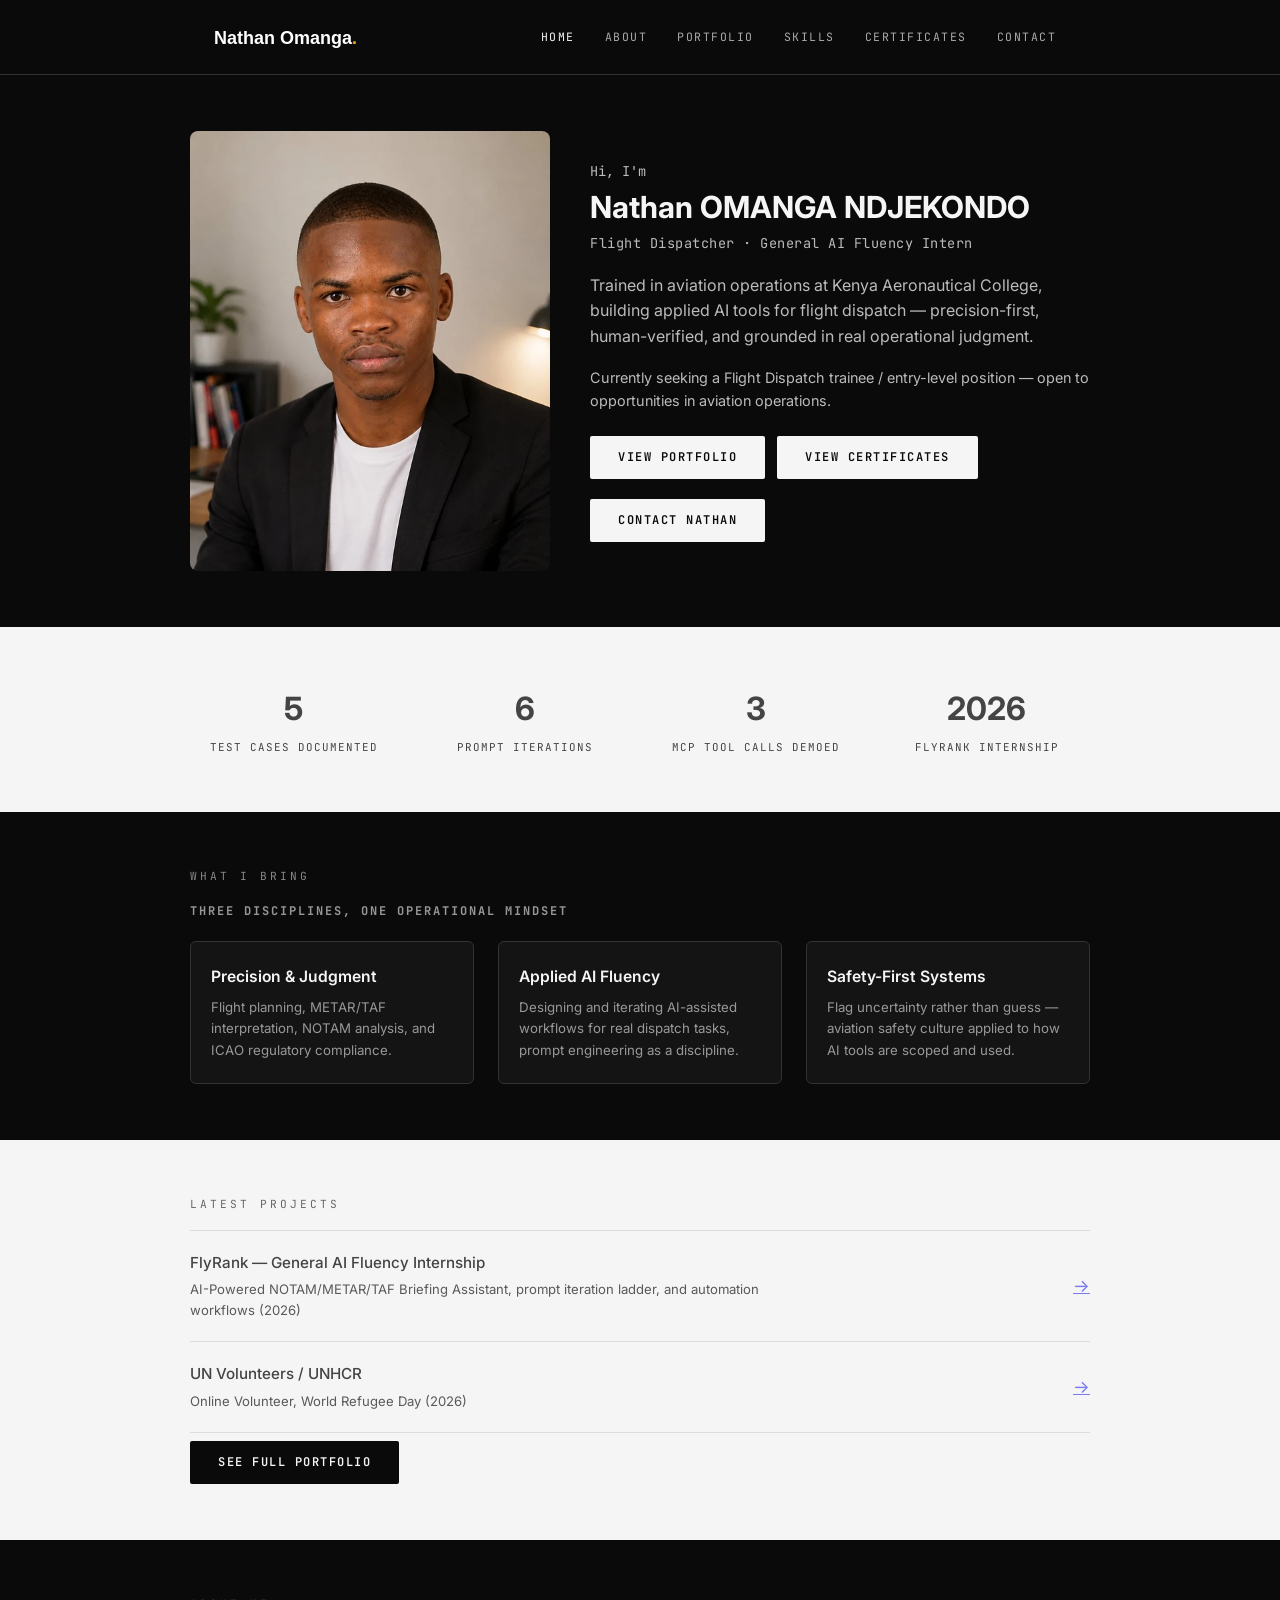
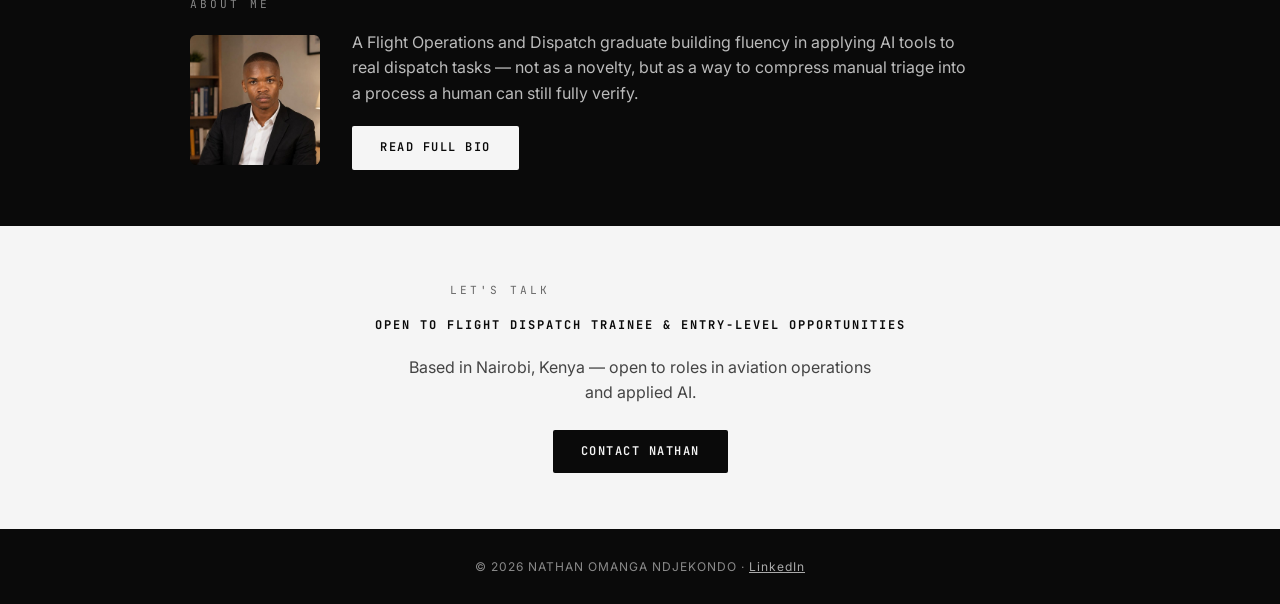
<file: index.html>
<!DOCTYPE html>
<html lang="en">
<head>
<meta charset="UTF-8">
<meta name="viewport" content="width=device-width, initial-scale=1.0">
<meta name="theme-color" content="#0a0a0a">
<meta name="apple-mobile-web-app-status-bar-style" content="black-translucent">
<title>Nathan Omanga Ndjekondo — Flight Dispatch × AI Fluency</title>
<meta name="description" content="Nathan Omanga Ndjekondo — Flight Dispatch graduate and General AI Fluency intern at FlyRank, building applied AI tools for aviation operations including a NOTAM/METAR/TAF briefing assistant.">
<meta property="og:title" content="Nathan Omanga Ndjekondo — Flight Dispatch × AI Fluency">
<meta property="og:description" content="Flight Dispatch graduate and General AI Fluency intern at FlyRank, building applied AI tools for aviation operations.">
<meta property="og:type" content="website">
<meta property="og:image" content="https://nathanomanga.co.ke/og-image.jpg">
<meta name="twitter:card" content="summary_large_image">
<meta name="twitter:title" content="Nathan Omanga Ndjekondo — Flight Dispatch × AI Fluency">
<meta name="twitter:description" content="Flight Dispatch graduate and General AI Fluency intern at FlyRank, building applied AI tools for aviation operations.">
<meta name="twitter:image" content="https://nathanomanga.co.ke/og-image.jpg">
<link rel="preconnect" href="https://fonts.googleapis.com">
<link rel="preconnect" href="https://fonts.gstatic.com" crossorigin>
<link rel="preload" as="style" href="https://fonts.googleapis.com/css2?family=JetBrains+Mono:wght@400;600&family=Inter:wght@400;500;600;700&display=swap" onload="this.onload=null;this.rel='stylesheet'">
<noscript><link rel="stylesheet" href="https://fonts.googleapis.com/css2?family=JetBrains+Mono:wght@400;600&family=Inter:wght@400;500;600;700&display=swap"></noscript>
<link rel="stylesheet" href="style.css">
<link rel="stylesheet" href="home.css">
<link rel="icon" href="favicon.ico" sizes="32x32">
<link rel="icon" type="image/svg+xml" href="favicon-n.svg">
<link rel="apple-touch-icon" href="apple-touch-icon.png">
</head>
<body>
<header>
  <div class="nav-wrap">
    <a class="logo-wrap" href="index.html"><img src="logo-nathan-blanc.svg" alt="Nathan Omanga" height="30"></a>
    <button class="nav-toggle" id="navToggle" aria-label="Toggle menu" aria-expanded="false">
      <span></span><span></span><span></span>
    </button>
    <nav id="siteNav">
      <a href="index.html" class="active">Home</a>
      <a href="about.html">About</a>
      <a href="portfolio.html">Portfolio</a>
      <a href="skills.html">Skills</a>
      <a href="certificates.html">Certificates</a>
      <a href="contact.html">Contact</a>
    </nav>
  </div>
</header>
<main>

  <!-- HERO -->
  <section class="section-dark">
    <div class="inner">
      <div class="hero-flex">
        <picture>
          <source type="image/webp" srcset="nathan-headshot-540.webp 540w, nathan-headshot-800.webp 800w" sizes="(max-width: 640px) 260px, 360px">
          <img src="nathan-headshot.jpg" alt="Nathan Omanga Ndjekondo" width="360" height="440" fetchpriority="high" decoding="async">
        </picture>
        <div class="hero-flex-text">
          <p class="hero-greeting">Hi, I'm</p>
          <h1 class="hero-name">Nathan OMANGA NDJEKONDO</h1>
          <p class="hero-role">Flight Dispatcher &middot; General AI Fluency Intern</p>
          <p>Trained in aviation operations at Kenya Aeronautical College, building applied AI tools for flight dispatch — precision-first, human-verified, and grounded in real operational judgment.</p>
          <p class="hero-seeking">Currently seeking a Flight Dispatch trainee / entry-level position — open to opportunities in aviation operations.</p>
          <div class="cta-row">
            <a class="cta" href="portfolio.html">View Portfolio</a>
            <a class="cta" href="certificates.html">View Certificates</a>
            <a class="cta" href="contact.html">Contact Nathan</a>
          </div>
        </div>
      </div>
    </div>
  </section>

  <!-- STATS -->
  <section class="section-light">
    <div class="inner">
      <div class="stat-grid">
        <div>
          <p class="stat-num" data-count="5">5</p>
          <p class="stat-label">Test Cases Documented</p>
        </div>
        <div>
          <p class="stat-num" data-count="6">6</p>
          <p class="stat-label">Prompt Iterations</p>
        </div>
        <div>
          <p class="stat-num" data-count="3">3</p>
          <p class="stat-label">MCP Tool Calls Demoed</p>
        </div>
        <div>
          <p class="stat-num">2026</p>
          <p class="stat-label">FlyRank Internship</p>
        </div>
      </div>
    </div>
  </section>

  <!-- WHAT I BRING -->
  <section class="section-dark">
    <div class="inner">
      <p class="eyebrow">What I Bring</p>
      <h2 class="section-title-first">Three disciplines, one operational mindset</h2>
      <div class="pillar-grid">
        <div class="pillar-card">
          <h3 class="pillar-title">Precision &amp; Judgment</h3>
          <p class="pillar-desc">Flight planning, METAR/TAF interpretation, NOTAM analysis, and ICAO regulatory compliance.</p>
        </div>
        <div class="pillar-card">
          <h3 class="pillar-title">Applied AI Fluency</h3>
          <p class="pillar-desc">Designing and iterating AI-assisted workflows for real dispatch tasks, prompt engineering as a discipline.</p>
        </div>
        <div class="pillar-card">
          <h3 class="pillar-title">Safety-First Systems</h3>
          <p class="pillar-desc">Flag uncertainty rather than guess — aviation safety culture applied to how AI tools are scoped and used.</p>
        </div>
      </div>
    </div>
  </section>

  <!-- LATEST PROJECTS -->
  <section class="section-light">
    <div class="inner">
      <p class="eyebrow">Latest Projects</p>
      <div class="row">
        <div>
          <p class="row-title">FlyRank — General AI Fluency Internship</p>
          <p class="row-sub">AI-Powered NOTAM/METAR/TAF Briefing Assistant, prompt iteration ladder, and automation workflows (2026)</p>
        </div>
        <a href="portfolio.html" class="row-arrow">&#8594;</a>
      </div>
      <div class="row">
        <div>
          <p class="row-title">UN Volunteers / UNHCR</p>
          <p class="row-sub">Online Volunteer, World Refugee Day (2026)</p>
        </div>
        <a href="portfolio.html" class="row-arrow">&#8594;</a>
      </div>
      <a class="cta" href="portfolio.html">See Full Portfolio</a>
    </div>
  </section>

  <!-- ABOUT TEASER -->
  <section class="section-dark">
    <div class="inner">
      <p class="eyebrow">About Me</p>
      <div class="about-teaser">
        <img src="nathan-about-photo.jpg" alt="Nathan Omanga Ndjekondo" width="130" height="130" loading="lazy" decoding="async">
        <div class="about-teaser-text">
          <p class="about-text-p">A Flight Operations and Dispatch graduate building fluency in applying AI tools to real dispatch tasks — not as a novelty, but as a way to compress manual triage into a process a human can still fully verify.</p>
          <a class="cta" href="about.html">Read Full Bio</a>
        </div>
      </div>
    </div>
  </section>

  <!-- FINAL CTA -->
  <section class="section-light">
    <div class="inner center-block">
      <p class="eyebrow eyebrow-center">Let's Talk</p>
      <h2 class="cta-title">Open to Flight Dispatch trainee &amp; entry-level opportunities</h2>
      <p class="cta-sub">Based in Nairobi, Kenya — open to roles in aviation operations and applied AI.</p>
      <a class="cta" href="contact.html">Contact Nathan</a>
    </div>
  </section>

</main>
<footer>&copy; 2026 NATHAN OMANGA NDJEKONDO &middot; <a href="https://www.linkedin.com/in/nathan-omanga/" target="_blank" rel="noopener">LinkedIn</a></footer>
<script src="nav.js" defer></script>
<script src="reveal.js" defer></script>
<script src="main.js" defer></script>
</body>
</html>
</file>
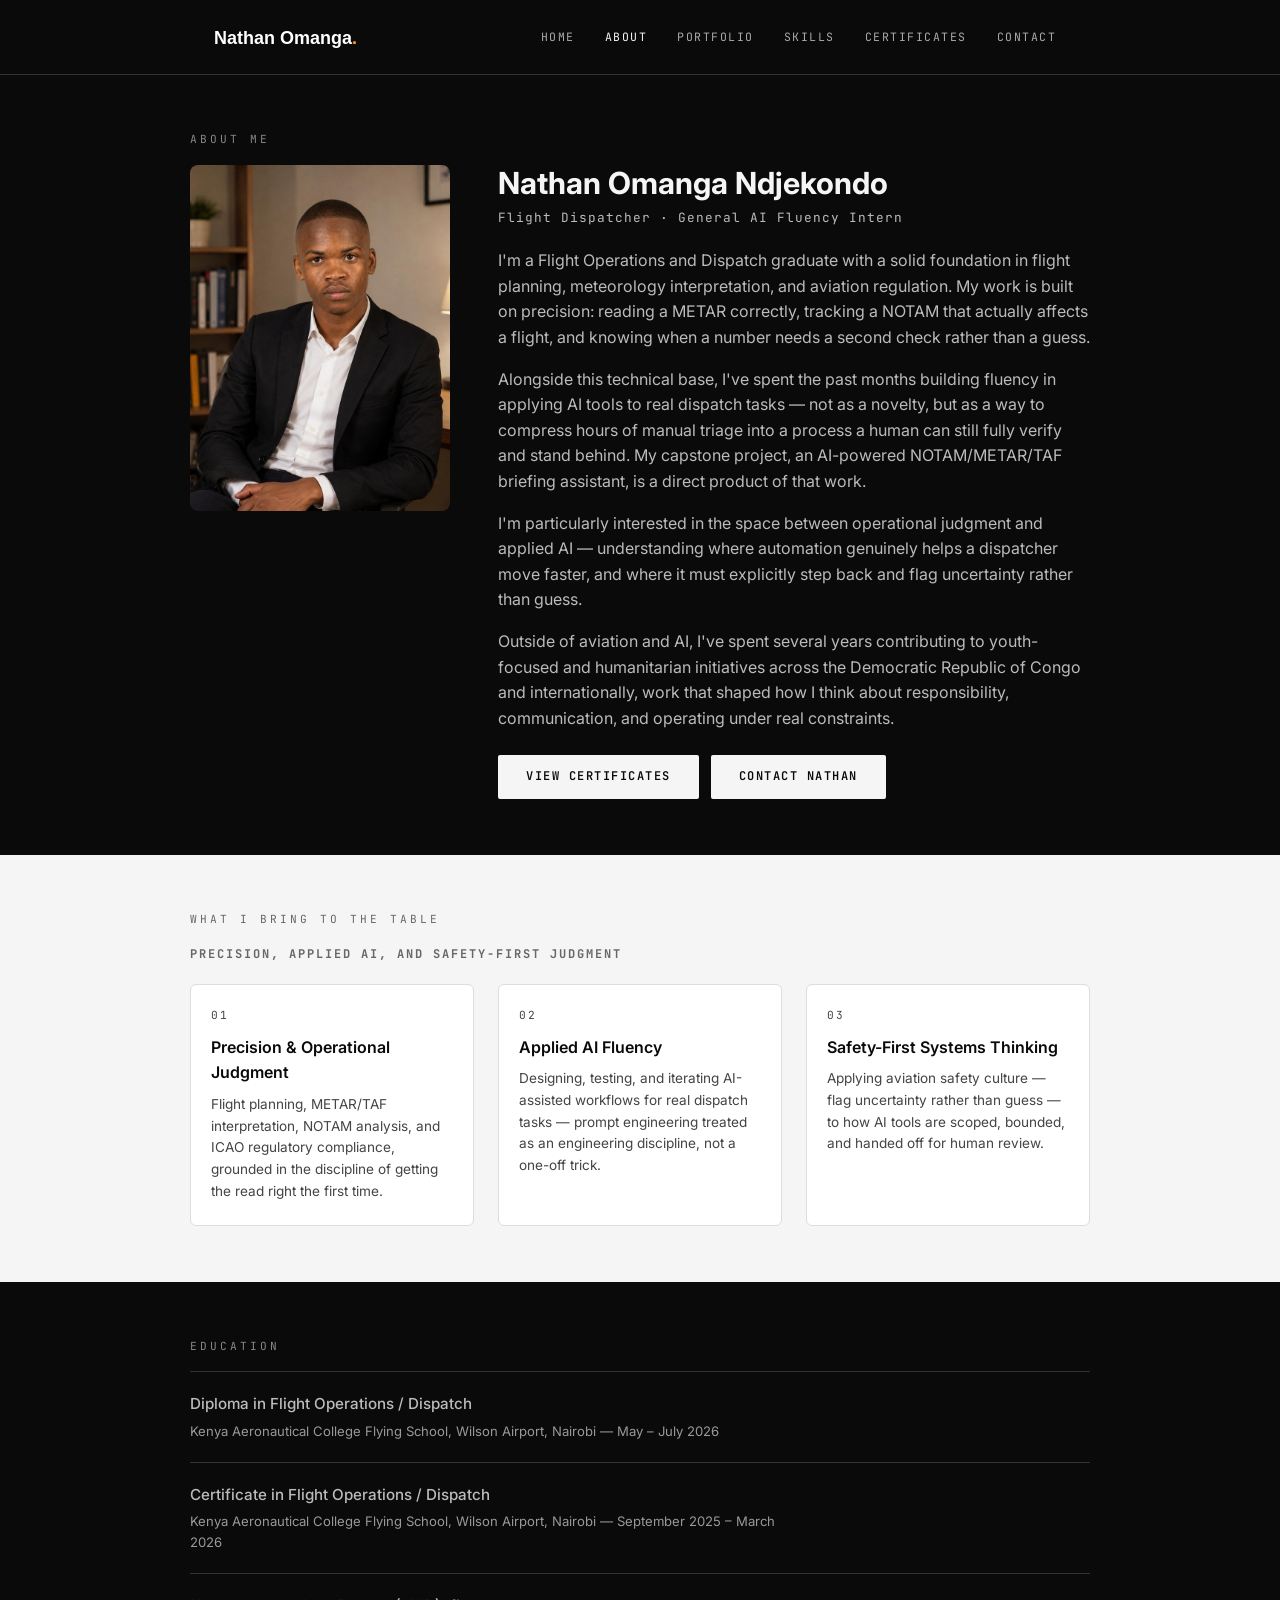
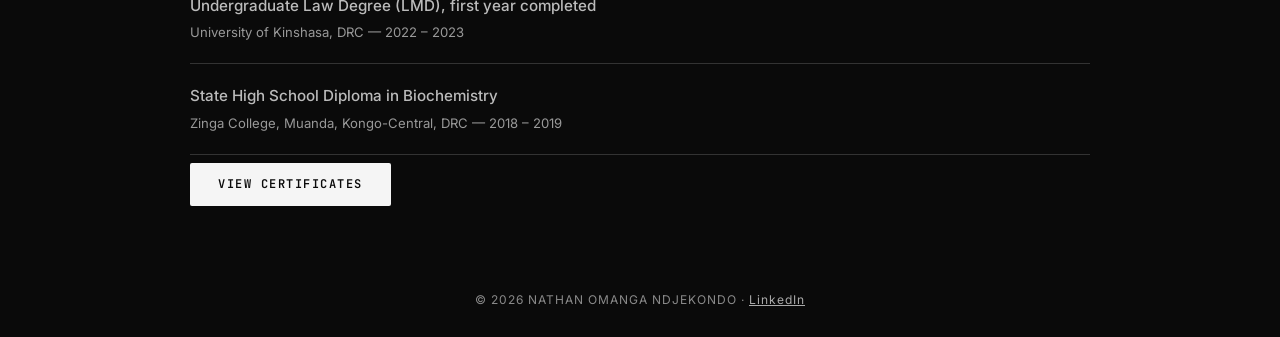
<file: about.html>
<!DOCTYPE html>
<html lang="en">
<head>
<meta charset="UTF-8">
<meta name="viewport" content="width=device-width, initial-scale=1.0">
<meta name="theme-color" content="#0a0a0a">
<meta name="apple-mobile-web-app-status-bar-style" content="black-translucent">
<title>About — Nathan Omanga Ndjekondo</title>
<meta name="description" content="About Nathan Omanga Ndjekondo — Flight Operations and Dispatch graduate from Kenya Aeronautical College, building precision and analytical judgment for operational decision-making.">
<meta property="og:title" content="About — Nathan Omanga Ndjekondo">
<meta property="og:description" content="Flight Operations and Dispatch graduate from Kenya Aeronautical College.">
<meta property="og:type" content="website">
<meta name="twitter:card" content="summary">
<link rel="preconnect" href="https://fonts.googleapis.com">
<link rel="preconnect" href="https://fonts.gstatic.com" crossorigin>
<link rel="preload" as="style" href="https://fonts.googleapis.com/css2?family=JetBrains+Mono:wght@400;600&family=Inter:wght@400;500;600;700&display=swap" onload="this.onload=null;this.rel='stylesheet'">
<noscript><link rel="stylesheet" href="https://fonts.googleapis.com/css2?family=JetBrains+Mono:wght@400;600&family=Inter:wght@400;500;600;700&display=swap"></noscript>
<link rel="stylesheet" href="style.css">
<link rel="stylesheet" href="about.css">
<link rel="icon" href="favicon.ico" sizes="32x32">
<link rel="icon" type="image/svg+xml" href="favicon-n.svg">
<link rel="apple-touch-icon" href="apple-touch-icon.png">
</head>
<body>
<header>
  <div class="nav-wrap">
    <a class="logo-wrap" href="index.html"><img src="logo-nathan-blanc.svg" alt="Nathan Omanga" height="30"></a>
    <button class="nav-toggle" id="navToggle" aria-label="Toggle menu" aria-expanded="false">
      <span></span><span></span><span></span>
    </button>
    <nav id="siteNav">
      <a href="index.html">Home</a>
      <a href="about.html" class="active">About</a>
      <a href="portfolio.html">Portfolio</a>
      <a href="skills.html">Skills</a>
      <a href="certificates.html">Certificates</a>
      <a href="contact.html">Contact</a>
    </nav>
  </div>
</header>
<main>
  <section class="section-dark">
    <div class="inner">
      <p class="eyebrow">About me</p>
      <div class="about-hero">
        <div class="about-photo">
          <img src="nathan-about-photo.jpg" alt="Nathan Omanga Ndjekondo">
        </div>
        <div class="about-text">
          <h1 class="about-name">Nathan Omanga Ndjekondo</h1>
          <p class="about-role">Flight Dispatcher &middot; General AI Fluency Intern</p>
          <p>I'm a Flight Operations and Dispatch graduate with a solid foundation in flight planning, meteorology interpretation, and aviation regulation. My work is built on precision: reading a METAR correctly, tracking a NOTAM that actually affects a flight, and knowing when a number needs a second check rather than a guess.</p>
          <p>Alongside this technical base, I've spent the past months building fluency in applying AI tools to real dispatch tasks — not as a novelty, but as a way to compress hours of manual triage into a process a human can still fully verify and stand behind. My capstone project, an AI-powered NOTAM/METAR/TAF briefing assistant, is a direct product of that work.</p>
          <p class="bio-extra">I'm particularly interested in the space between operational judgment and applied AI — understanding where automation genuinely helps a dispatcher move faster, and where it must explicitly step back and flag uncertainty rather than guess.</p>
          <p class="bio-extra">Outside of aviation and AI, I've spent several years contributing to youth-focused and humanitarian initiatives across the Democratic Republic of Congo and internationally, work that shaped how I think about responsibility, communication, and operating under real constraints.</p>
          <div class="about-cta-row">
            <a class="cta" href="certificates.html">View Certificates</a>
            <a class="cta" href="contact.html">Contact Nathan</a>
          </div>
        </div>
      </div>
    </div>
  </section>

  <section class="section-light">
    <div class="inner">
      <p class="eyebrow">What I bring to the table</p>
      <h2 class="section-title-first">Precision, applied AI, and safety-first judgment</h2>
      <div class="pillar-grid">
        <div class="pillar-card">
          <p class="pillar-num">01</p>
          <h3 class="pillar-title">Precision &amp; Operational Judgment</h3>
          <p class="pillar-desc">Flight planning, METAR/TAF interpretation, NOTAM analysis, and ICAO regulatory compliance, grounded in the discipline of getting the read right the first time.</p>
        </div>
        <div class="pillar-card">
          <p class="pillar-num">02</p>
          <h3 class="pillar-title">Applied AI Fluency</h3>
          <p class="pillar-desc">Designing, testing, and iterating AI-assisted workflows for real dispatch tasks — prompt engineering treated as an engineering discipline, not a one-off trick.</p>
        </div>
        <div class="pillar-card">
          <p class="pillar-num">03</p>
          <h3 class="pillar-title">Safety-First Systems Thinking</h3>
          <p class="pillar-desc">Applying aviation safety culture — flag uncertainty rather than guess — to how AI tools are scoped, bounded, and handed off for human review.</p>
        </div>
      </div>
    </div>
  </section>

  <section class="section-dark">
    <div class="inner">
      <p class="eyebrow">Education</p>
      <div class="row">
        <div>
          <p class="row-title">Diploma in Flight Operations / Dispatch</p>
          <p class="row-sub">Kenya Aeronautical College Flying School, Wilson Airport, Nairobi — May – July 2026</p>
        </div>
      </div>
      <div class="row">
        <div>
          <p class="row-title">Certificate in Flight Operations / Dispatch</p>
          <p class="row-sub">Kenya Aeronautical College Flying School, Wilson Airport, Nairobi — September 2025 – March 2026</p>
        </div>
      </div>
      <div class="row">
        <div>
          <p class="row-title">Undergraduate Law Degree (LMD), first year completed</p>
          <p class="row-sub">University of Kinshasa, DRC — 2022 – 2023</p>
        </div>
      </div>
      <div class="row">
        <div>
          <p class="row-title">State High School Diploma in Biochemistry</p>
          <p class="row-sub">Zinga College, Muanda, Kongo-Central, DRC — 2018 – 2019</p>
        </div>
      </div>
      <a class="cta" href="certificates.html">View Certificates</a>
    </div>
  </section>
</main>
<footer>&copy; 2026 NATHAN OMANGA NDJEKONDO &middot; <a href="https://www.linkedin.com/in/nathan-omanga/" target="_blank" rel="noopener">LinkedIn</a></footer>
<script src="nav.js" defer></script>
<script src="reveal.js" defer></script>
<script src="about.js" defer></script>
</body>
</html>
</file>
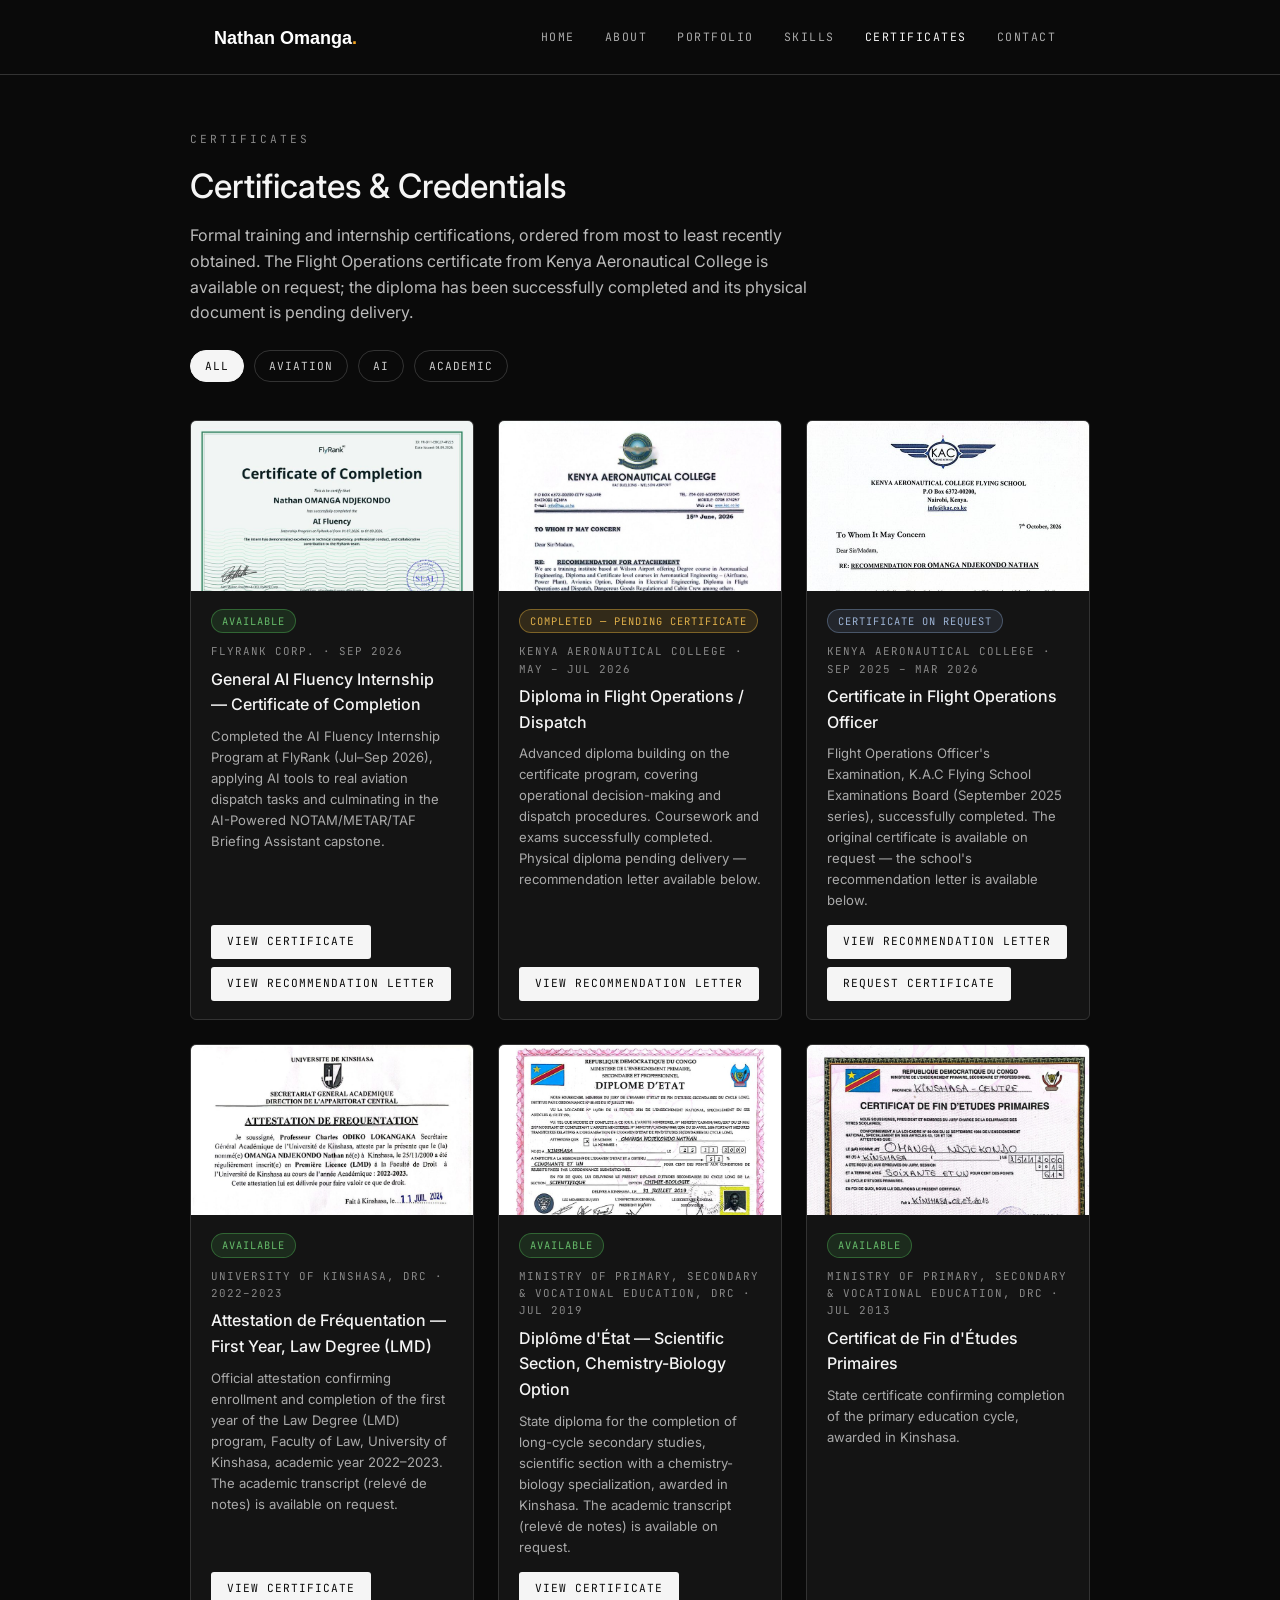
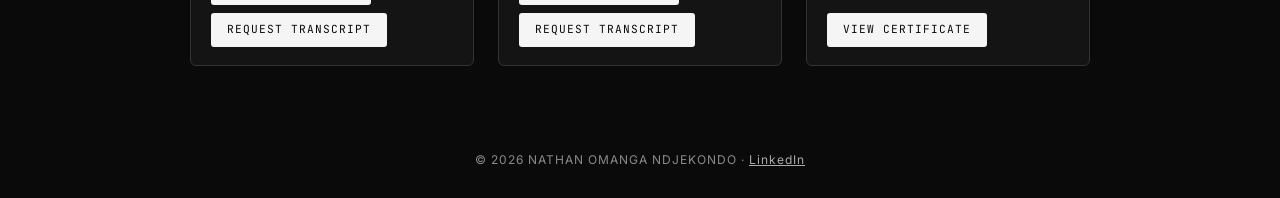
<file: certificates.html>
<!DOCTYPE html>
<html lang="en">
<head>
<meta charset="UTF-8">
<meta name="viewport" content="width=device-width, initial-scale=1.0">
<meta name="theme-color" content="#0a0a0a">
<meta name="apple-mobile-web-app-status-bar-style" content="black-translucent">
<title>Certificates — Nathan Omanga Ndjekondo</title>
<meta name="description" content="Certificates and credentials of Nathan Omanga Ndjekondo — Flight Operations/Dispatch training and General AI Fluency internship certification.">
<meta property="og:title" content="Certificates — Nathan Omanga Ndjekondo">
<meta property="og:description" content="Flight Operations/Dispatch training and General AI Fluency internship certification.">
<meta property="og:type" content="website">
<meta name="twitter:card" content="summary">
<link rel="preconnect" href="https://fonts.googleapis.com">
<link rel="preconnect" href="https://fonts.gstatic.com" crossorigin>
<link rel="preload" as="style" href="https://fonts.googleapis.com/css2?family=JetBrains+Mono:wght@400;600&family=Inter:wght@400;500;600;700&display=swap" onload="this.onload=null;this.rel='stylesheet'">
<noscript><link rel="stylesheet" href="https://fonts.googleapis.com/css2?family=JetBrains+Mono:wght@400;600&family=Inter:wght@400;500;600;700&display=swap"></noscript>
<link rel="stylesheet" href="style.css">
<link rel="stylesheet" href="certificates.css">
<link rel="icon" href="favicon.ico" sizes="32x32">
<link rel="icon" type="image/svg+xml" href="favicon-n.svg">
<link rel="apple-touch-icon" href="apple-touch-icon.png">
</head>
<body>
<header>
  <div class="nav-wrap">
    <a class="logo-wrap" href="index.html"><img src="logo-nathan-blanc.svg" alt="Nathan Omanga" height="30"></a>
    <button class="nav-toggle" id="navToggle" aria-label="Toggle menu" aria-expanded="false">
      <span></span><span></span><span></span>
    </button>
    <nav id="siteNav">
      <a href="index.html">Home</a>
      <a href="about.html">About</a>
      <a href="portfolio.html">Portfolio</a>
      <a href="skills.html">Skills</a>
      <a href="certificates.html" class="active">Certificates</a>
      <a href="contact.html">Contact</a>
    </nav>
  </div>
</header>
<main>
  <section class="section-dark">
    <div class="inner">
      <p class="eyebrow">Certificates</p>
      <h1>Certificates &amp; Credentials</h1>
      <p>Formal training and internship certifications, ordered from most to least recently obtained. The Flight Operations certificate from Kenya Aeronautical College is available on request; the diploma has been successfully completed and its physical document is pending delivery.</p>

      <div class="cert-grid">

        <div class="cert-card" data-category="ai">
          <a class="cert-thumb-link" href="certificate-flyrank.pdf" target="_blank" rel="noopener">
            <img class="cert-thumb-img" src="certificate-flyrank-thumb.jpg" alt="FlyRank AI Fluency Certificate of Completion" decoding="async">
          </a>
          <div class="cert-body">
            <span class="cert-status available">Available</span>
            <p class="cert-issuer">FlyRank Corp. &middot; Sep 2026</p>
            <h3 class="cert-title">General AI Fluency Internship — Certificate of Completion</h3>
            <p class="cert-desc">Completed the AI Fluency Internship Program at FlyRank (Jul&ndash;Sep 2026), applying AI tools to real aviation dispatch tasks and culminating in the AI-Powered NOTAM/METAR/TAF Briefing Assistant capstone.</p>
            <a class="cert-link" href="certificate-flyrank.pdf" target="_blank" rel="noopener">View Certificate</a>
            <a class="cert-link" href="flyrank-recommendation-letter.pdf" target="_blank" rel="noopener">View Recommendation Letter</a>
          </div>
        </div>

        <div class="cert-card" data-category="aviation">
          <a class="cert-thumb-link" href="recommendation-diploma.pdf" target="_blank" rel="noopener">
            <img class="cert-thumb-img" src="recommendation-diploma-thumb.jpg" alt="Recommendation letter — Diploma in Flight Operations / Dispatch" decoding="async">
          </a>
          <div class="cert-body">
            <span class="cert-status pending">Completed — Pending Certificate</span>
            <p class="cert-issuer">Kenya Aeronautical College &middot; May – Jul 2026</p>
            <h3 class="cert-title">Diploma in Flight Operations / Dispatch</h3>
            <p class="cert-desc">Advanced diploma building on the certificate program, covering operational decision-making and dispatch procedures. Coursework and exams successfully completed. Physical diploma pending delivery — recommendation letter available below.</p>
            <a class="cert-link" href="recommendation-diploma.pdf" target="_blank" rel="noopener">View Recommendation Letter</a>
          </div>
        </div>

        <div class="cert-card" data-category="aviation">
          <a class="cert-thumb-link" href="recommendation-certificate.pdf" target="_blank" rel="noopener">
            <img class="cert-thumb-img" src="recommendation-certificate-thumb.jpg" alt="Recommendation letter — Kenya Aeronautical College Flying School, Flight Operations Officers course" width="640" height="340" loading="lazy" decoding="async">
          </a>
          <div class="cert-body">
            <span class="cert-status request">Certificate on request</span>
            <p class="cert-issuer">Kenya Aeronautical College &middot; Sep 2025 – Mar 2026</p>
            <h3 class="cert-title">Certificate in Flight Operations Officer</h3>
            <p class="cert-desc">Flight Operations Officer's Examination, K.A.C Flying School Examinations Board (September 2025 series), successfully completed. The original certificate is available on request — the school's recommendation letter is available below.</p>
            <a class="cert-link" href="recommendation-certificate.pdf" target="_blank" rel="noopener">View Recommendation Letter</a>
            <a class="cert-link" href="contact.html">Request Certificate</a>
          </div>
        </div>

        <div class="cert-card" data-category="academic">
          <a class="cert-thumb-link" href="certificate-attestation.pdf" target="_blank" rel="noopener">
            <img class="cert-thumb-img" src="certificate-attestation-thumb.jpg" alt="Attestation de Fréquentation — Law Degree, University of Kinshasa" loading="lazy" decoding="async">
          </a>
          <div class="cert-body">
            <span class="cert-status available">Available</span>
            <p class="cert-issuer">University of Kinshasa, DRC &middot; 2022–2023</p>
            <h3 class="cert-title">Attestation de Fréquentation — First Year, Law Degree (LMD)</h3>
            <p class="cert-desc">Official attestation confirming enrollment and completion of the first year of the Law Degree (LMD) program, Faculty of Law, University of Kinshasa, academic year 2022–2023. The academic transcript (relevé de notes) is available on request.</p>
            <a class="cert-link" href="certificate-attestation.pdf" target="_blank" rel="noopener">View Certificate</a>
            <a class="cert-link" href="contact.html">Request Transcript</a>
          </div>
        </div>

        <div class="cert-card" data-category="academic">
          <a class="cert-thumb-link" href="certificate-diplome-etat.pdf" target="_blank" rel="noopener">
            <img class="cert-thumb-img" src="certificate-diplome-thumb.jpg" alt="Diplôme d'État — Section Scientifique, Option Chimie-Biologie" loading="lazy" decoding="async">
          </a>
          <div class="cert-body">
            <span class="cert-status available">Available</span>
            <p class="cert-issuer">Ministry of Primary, Secondary &amp; Vocational Education, DRC &middot; Jul 2019</p>
            <h3 class="cert-title">Diplôme d'État — Scientific Section, Chemistry-Biology Option</h3>
            <p class="cert-desc">State diploma for the completion of long-cycle secondary studies, scientific section with a chemistry-biology specialization, awarded in Kinshasa. The academic transcript (relevé de notes) is available on request.</p>
            <a class="cert-link" href="certificate-diplome-etat.pdf" target="_blank" rel="noopener">View Certificate</a>
            <a class="cert-link" href="contact.html">Request Transcript</a>
          </div>
        </div>

        <div class="cert-card" data-category="academic">
          <a class="cert-thumb-link" href="certificate-primaires.jpg" target="_blank" rel="noopener">
            <img class="cert-thumb-img" src="certificate-primaires-thumb.jpg" alt="Certificat de Fin d'Études Primaires" loading="lazy" decoding="async">
          </a>
          <div class="cert-body">
            <span class="cert-status available">Available</span>
            <p class="cert-issuer">Ministry of Primary, Secondary &amp; Vocational Education, DRC &middot; Jul 2013</p>
            <h3 class="cert-title">Certificat de Fin d'Études Primaires</h3>
            <p class="cert-desc">State certificate confirming completion of the primary education cycle, awarded in Kinshasa.</p>
            <a class="cert-link" href="certificate-primaires.jpg" target="_blank" rel="noopener">View Certificate</a>
          </div>
        </div>

      </div>
    </div>
  </section>
</main>
<footer>&copy; 2026 NATHAN OMANGA NDJEKONDO &middot; <a href="https://www.linkedin.com/in/nathan-omanga/" target="_blank" rel="noopener">LinkedIn</a></footer>
<script src="nav.js" defer></script>
<script src="reveal.js" defer></script>
<script src="certificates.js" defer></script>
</body>
</html>
</file>
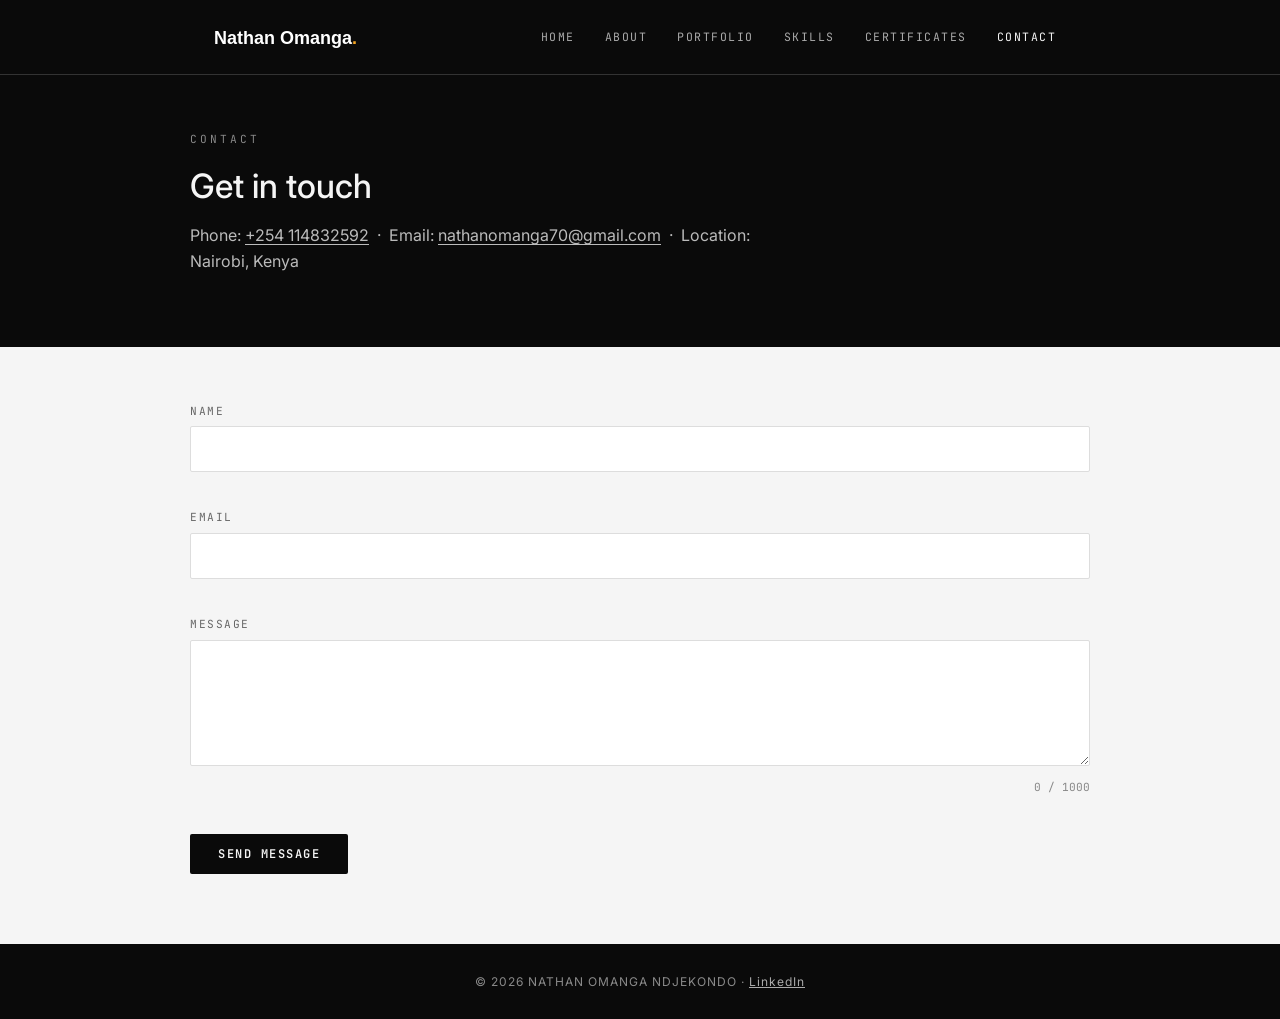
<file: contact.html>
<!DOCTYPE html>
<html lang="en">
<head>
<meta charset="UTF-8">
<meta name="viewport" content="width=device-width, initial-scale=1.0">
<meta name="theme-color" content="#0a0a0a">
<meta name="apple-mobile-web-app-status-bar-style" content="black-translucent">
<title>Contact — Nathan Omanga Ndjekondo</title>
<meta name="description" content="Contact Nathan Omanga Ndjekondo — Flight Dispatch trainee and General AI Fluency intern at FlyRank, based in Nairobi, Kenya.">
<meta property="og:title" content="Contact — Nathan Omanga Ndjekondo">
<meta property="og:description" content="Get in touch with Nathan Omanga Ndjekondo, Flight Dispatch trainee based in Nairobi, Kenya.">
<meta property="og:type" content="website">
<meta name="twitter:card" content="summary">
<link rel="preconnect" href="https://fonts.googleapis.com">
<link rel="preconnect" href="https://fonts.gstatic.com" crossorigin>
<link rel="preload" as="style" href="https://fonts.googleapis.com/css2?family=JetBrains+Mono:wght@400;600&family=Inter:wght@400;500;600;700&display=swap" onload="this.onload=null;this.rel='stylesheet'">
<noscript><link rel="stylesheet" href="https://fonts.googleapis.com/css2?family=JetBrains+Mono:wght@400;600&family=Inter:wght@400;500;600;700&display=swap"></noscript>
<link rel="stylesheet" href="style.css">
<link rel="stylesheet" href="contact.css">
<link rel="icon" href="favicon.ico" sizes="32x32">
<link rel="icon" type="image/svg+xml" href="favicon-n.svg">
<link rel="apple-touch-icon" href="apple-touch-icon.png">
</head>
<body>
<header>
  <div class="nav-wrap">
    <a class="logo-wrap" href="index.html"><img src="logo-nathan-blanc.svg" alt="Nathan Omanga" height="30"></a>
    <button class="nav-toggle" id="navToggle" aria-label="Toggle menu" aria-expanded="false">
      <span></span><span></span><span></span>
    </button>
    <nav id="siteNav">
      <a href="index.html">Home</a>
      <a href="about.html">About</a>
      <a href="portfolio.html">Portfolio</a>
      <a href="skills.html">Skills</a>
      <a href="certificates.html">Certificates</a>
      <a href="contact.html" class="active">Contact</a>
    </nav>
  </div>
</header>
<main>
  <section class="section-dark">
    <div class="inner">
      <p class="eyebrow">Contact</p>
      <h1>Get in touch</h1>
      <p class="contact-line">Phone: <a href="tel:+254114832592">+254 114832592</a> &nbsp;·&nbsp; Email: <a href="mailto:nathanomanga70@gmail.com">nathanomanga70@gmail.com</a> &nbsp;·&nbsp; Location: Nairobi, Kenya</p>
    </div>
  </section>
  <section class="section-light">
    <div class="inner">
      <form id="contact-form" action="https://formspree.io/f/xbgrpjjk" method="POST" novalidate>
        <div class="form-group">
          <label for="name">Name</label>
          <input type="text" id="name" name="name" autocomplete="name" required aria-describedby="name-error">
          <span class="field-error" id="name-error" aria-live="polite"></span>
        </div>
        <div class="form-group">
          <label for="email">Email</label>
          <input type="email" id="email" name="email" autocomplete="email" required aria-describedby="email-error">
          <span class="field-error" id="email-error" aria-live="polite"></span>
        </div>
        <div class="form-group">
          <label for="message">Message</label>
          <textarea id="message" name="message" rows="5" maxlength="1000" required aria-describedby="message-error char-count"></textarea>
          <span class="char-count" id="char-count">0 / 1000</span>
          <span class="field-error" id="message-error" aria-live="polite"></span>
        </div>
        <div class="hp-field" aria-hidden="true">
          <label for="gotcha">Leave this field empty</label>
          <input type="text" id="gotcha" name="_gotcha" tabindex="-1" autocomplete="off">
        </div>
        <button type="submit">Send Message</button>
        <p id="form-status" role="status" aria-live="polite"></p>
      </form>
    </div>
  </section>
</main>
<footer>&copy; 2026 NATHAN OMANGA NDJEKONDO &middot; <a href="https://www.linkedin.com/in/nathan-omanga/" target="_blank" rel="noopener">LinkedIn</a></footer>
<script src="nav.js" defer></script>
<script src="reveal.js" defer></script>
<script src="contact.js" defer></script>
</body>
</html>
</file>
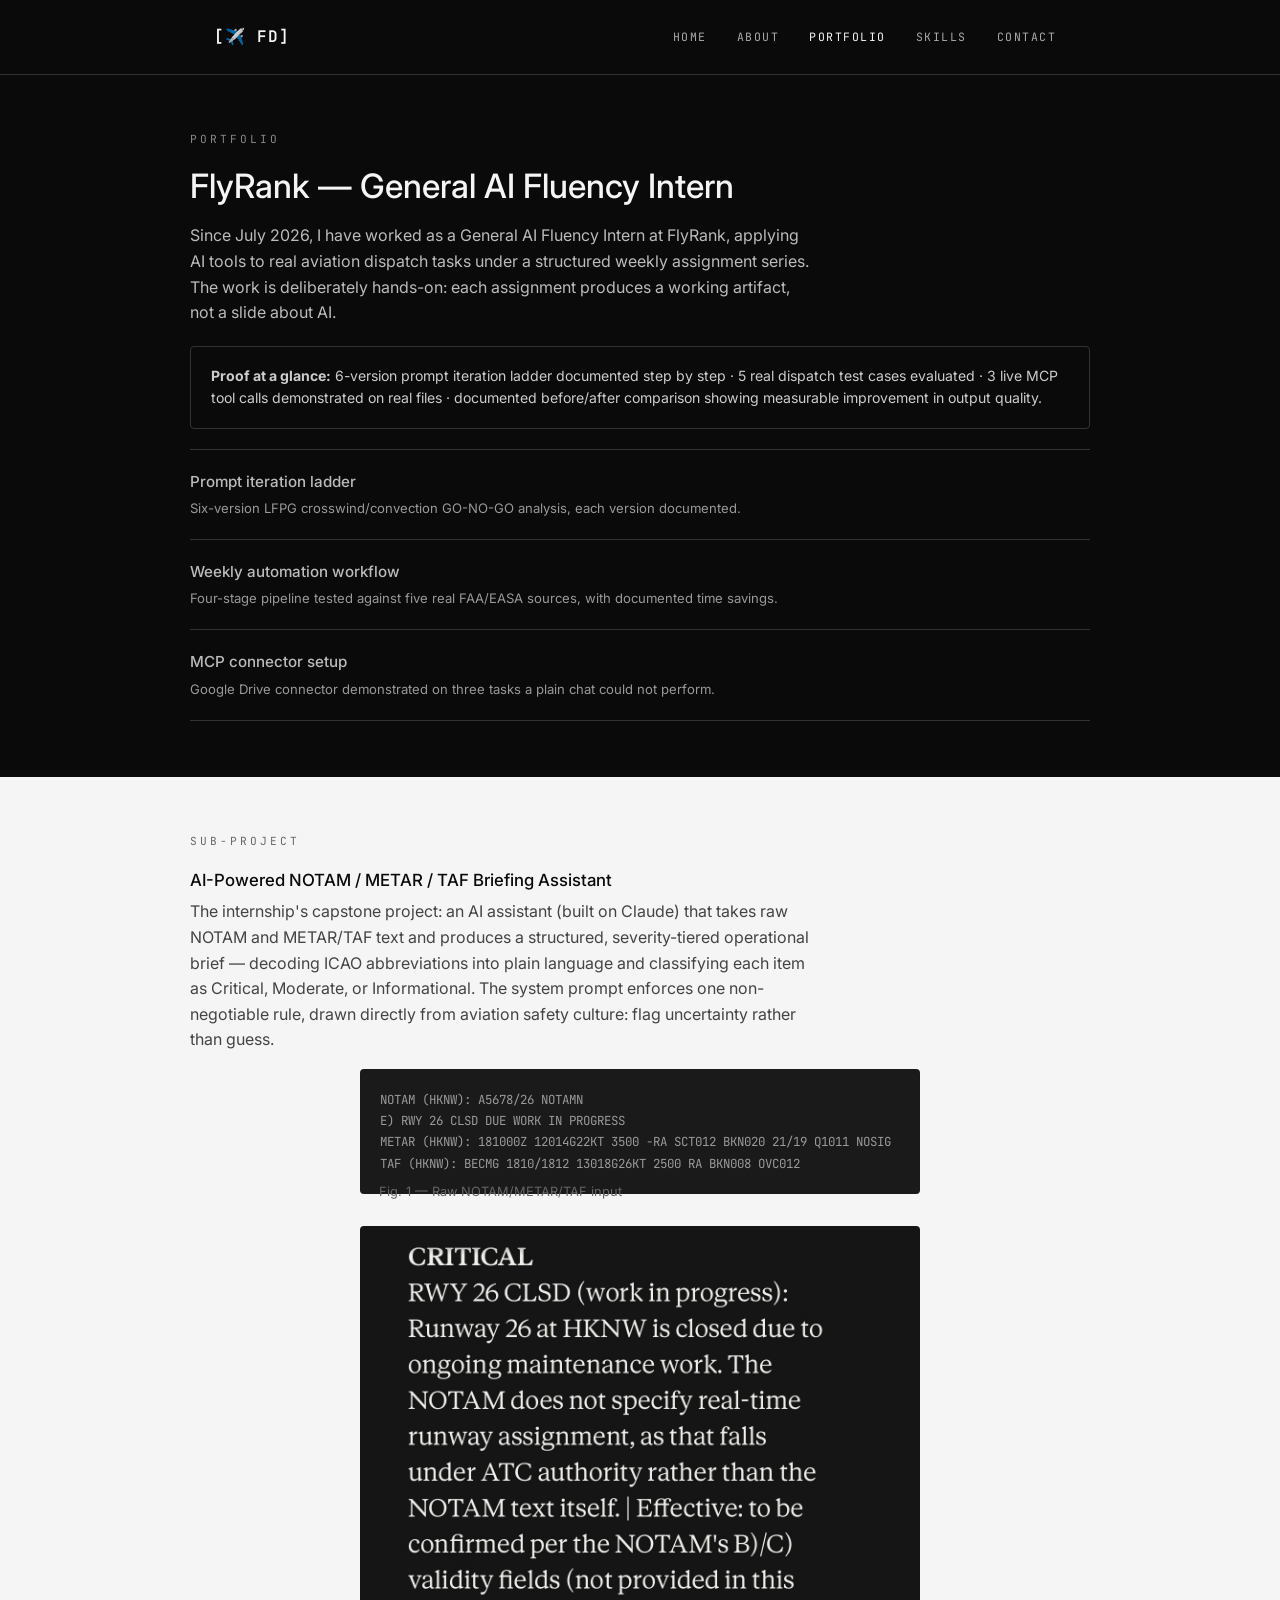
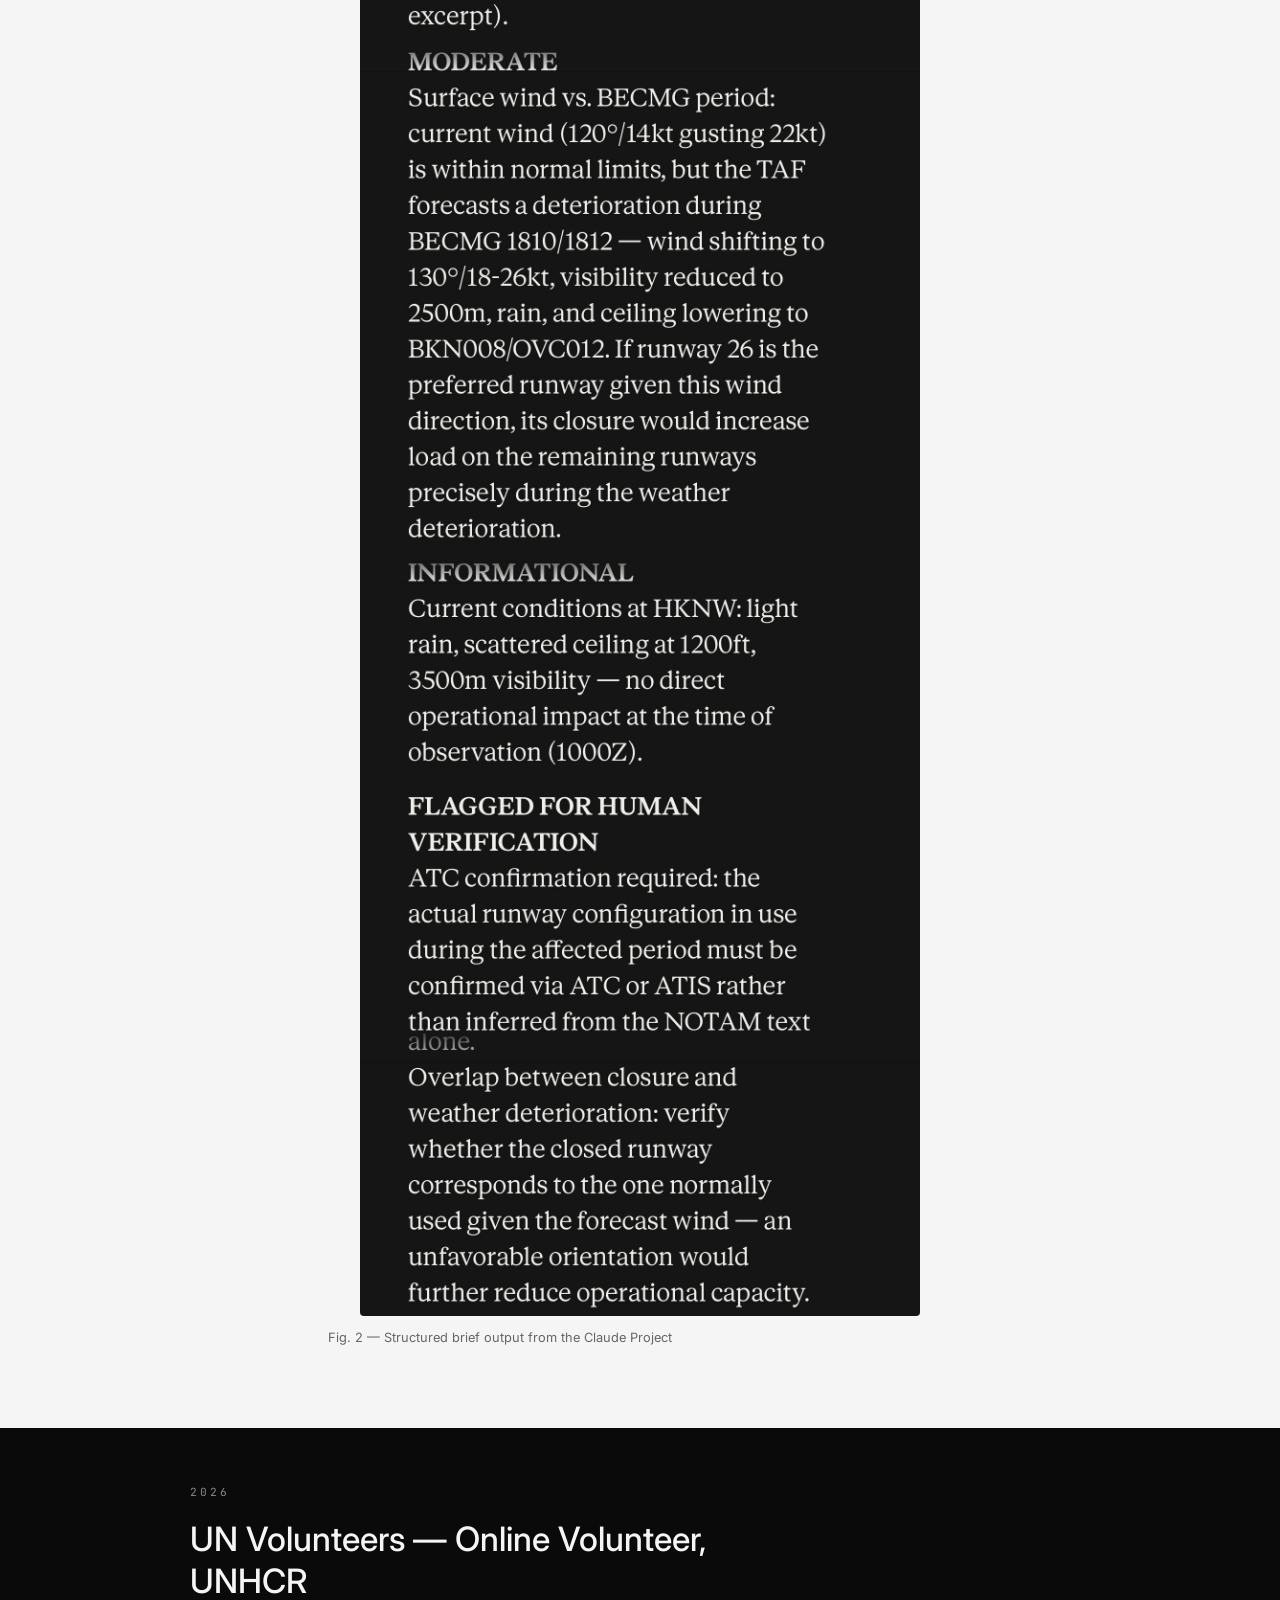
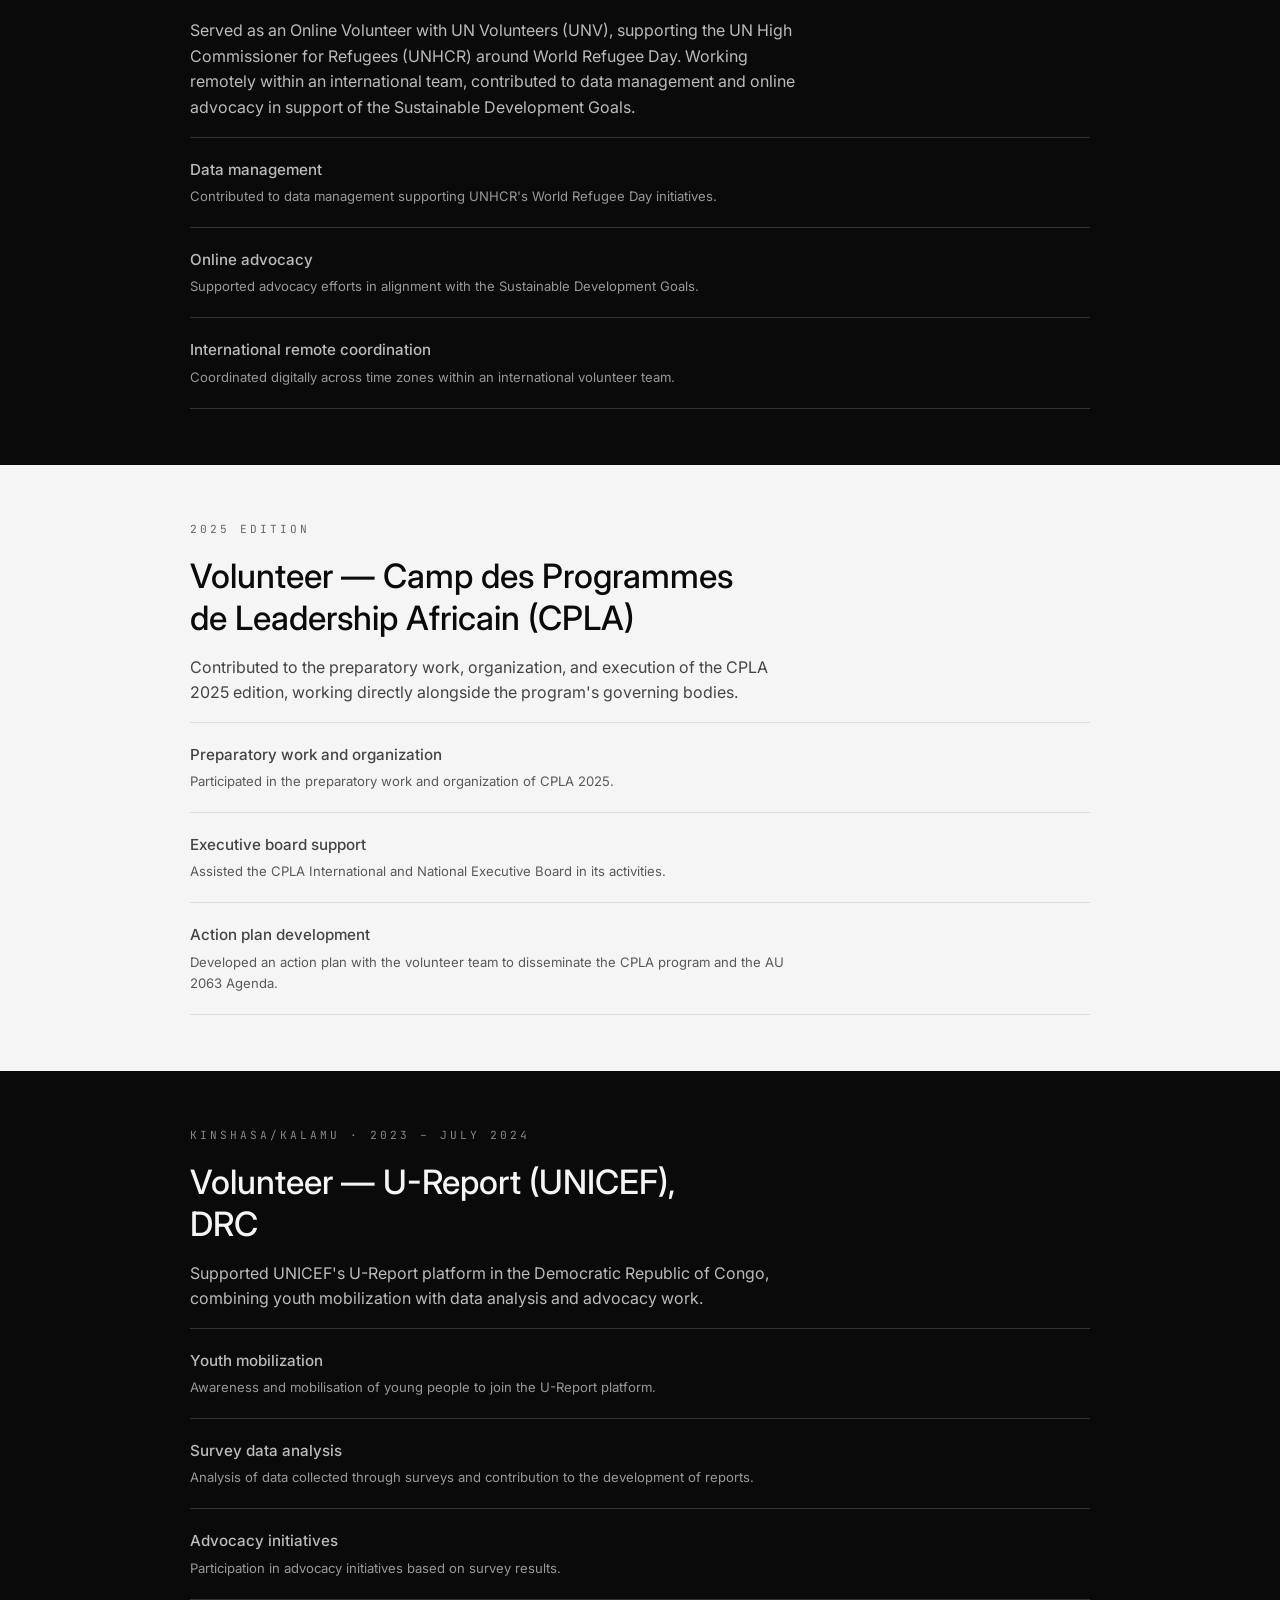
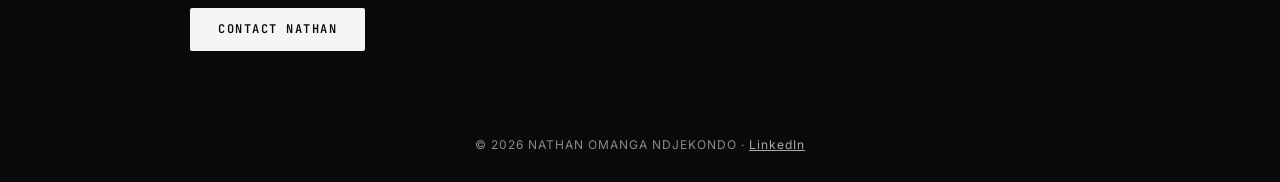
<file: portfolio 2.html>
<!DOCTYPE html>
<html lang="en">
<head>
<meta charset="UTF-8">
<meta name="viewport" content="width=device-width, initial-scale=1.0">
<title>Portfolio — Nathan Omanga Ndjekondo</title>
<meta name="description" content="Portfolio of Nathan Omanga Ndjekondo — FlyRank General AI Fluency internship work, including an AI-Powered NOTAM/METAR/TAF Briefing Assistant, prompt engineering, and automation workflows.">
<meta property="og:title" content="Portfolio — Nathan Omanga Ndjekondo">
<meta property="og:description" content="FlyRank General AI Fluency internship work, including an AI-Powered NOTAM/METAR/TAF Briefing Assistant.">
<meta property="og:type" content="website">
<meta name="twitter:card" content="summary">
<link rel="preconnect" href="https://fonts.googleapis.com">
<link rel="preconnect" href="https://fonts.gstatic.com" crossorigin>
<link rel="stylesheet" href="https://fonts.googleapis.com/css2?family=JetBrains+Mono:wght@400;500;600;700&family=Inter:wght@400;500;600&display=swap">
<link rel="stylesheet" href="style.css">
</head>
<body>
<header>
  <div class="nav-wrap">
    <a class="logo" href="index.html">[&#9992;&#65039; FD]</a>
    <nav>
      <a href="index.html">Home</a>
      <a href="about.html">About</a>
      <a href="portfolio.html" class="active">Portfolio</a>
      <a href="skills.html">Skills</a>
      <a href="contact.html">Contact</a>
    </nav>
  </div>
</header>
<main>
  <section class="section-dark">
    <div class="inner">
      <p class="eyebrow">Portfolio</p>
      <h1>FlyRank — General AI Fluency Intern</h1>
      <p>Since July 2026, I have worked as a General AI Fluency Intern at FlyRank, applying AI tools to real aviation dispatch tasks under a structured weekly assignment series. The work is deliberately hands-on: each assignment produces a working artifact, not a slide about AI.</p>
      <div class="proof-box">
        <strong>Proof at a glance:</strong> 6-version prompt iteration ladder documented step by step · 5 real dispatch test cases evaluated · 3 live MCP tool calls demonstrated on real files · documented before/after comparison showing measurable improvement in output quality.
      </div>
      <div class="row">
        <div>
          <p class="row-title">Prompt iteration ladder</p>
          <p class="row-sub">Six-version LFPG crosswind/convection GO-NO-GO analysis, each version documented.</p>
        </div>
      </div>
      <div class="row">
        <div>
          <p class="row-title">Weekly automation workflow</p>
          <p class="row-sub">Four-stage pipeline tested against five real FAA/EASA sources, with documented time savings.</p>
        </div>
      </div>
      <div class="row">
        <div>
          <p class="row-title">MCP connector setup</p>
          <p class="row-sub">Google Drive connector demonstrated on three tasks a plain chat could not perform.</p>
        </div>
      </div>
    </div>
  </section>

  <section class="section-light">
    <div class="inner">
      <p class="eyebrow">Sub-project</p>
      <h3>AI-Powered NOTAM / METAR / TAF Briefing Assistant</h3>
      <p>The internship's capstone project: an AI assistant (built on Claude) that takes raw NOTAM and METAR/TAF text and produces a structured, severity-tiered operational brief — decoding ICAO abbreviations into plain language and classifying each item as Critical, Moderate, or Informational. The system prompt enforces one non-negotiable rule, drawn directly from aviation safety culture: flag uncertainty rather than guess.</p>

      <div class="screenshot-placeholder" style="text-align:left; font-family:'JetBrains Mono', monospace; font-weight:400; font-size:0.78rem; line-height:1.7; white-space:pre-wrap; background:#1a1a1a; color:#999; padding:20px; border:none; max-width:560px; margin:0 auto; box-sizing:border-box;">NOTAM (HKNW): A5678/26 NOTAMN
E) RWY 26 CLSD DUE WORK IN PROGRESS
METAR (HKNW): 181000Z 12014G22KT 3500 -RA SCT012 BKN020 21/19 Q1011 NOSIG
TAF (HKNW): BECMG 1810/1812 13018G26KT 2500 RA BKN008 OVC012</div>
      <p class="screenshot-caption">Fig. 1 — Raw NOTAM/METAR/TAF input</p>

      <img src="notam-output-figure.jpg" alt="Structured severity-tiered brief output" style="width:100%; max-width:560px; display:block; margin:24px auto; border-radius:4px;">
      <p class="screenshot-caption">Fig. 2 — Structured brief output from the Claude Project</p>
    </div>
  </section>

  <section class="section-dark">
    <div class="inner">
      <p class="eyebrow">2026</p>
      <h1>UN Volunteers — Online Volunteer, UNHCR</h1>
      <p>Served as an Online Volunteer with UN Volunteers (UNV), supporting the UN High Commissioner for Refugees (UNHCR) around World Refugee Day. Working remotely within an international team, contributed to data management and online advocacy in support of the Sustainable Development Goals.</p>
      <div class="row">
        <div>
          <p class="row-title">Data management</p>
          <p class="row-sub">Contributed to data management supporting UNHCR's World Refugee Day initiatives.</p>
        </div>
      </div>
      <div class="row">
        <div>
          <p class="row-title">Online advocacy</p>
          <p class="row-sub">Supported advocacy efforts in alignment with the Sustainable Development Goals.</p>
        </div>
      </div>
      <div class="row">
        <div>
          <p class="row-title">International remote coordination</p>
          <p class="row-sub">Coordinated digitally across time zones within an international volunteer team.</p>
        </div>
      </div>
    </div>
  </section>

  <section class="section-light">
    <div class="inner">
      <p class="eyebrow">2025 Edition</p>
      <h1 style="color:var(--ink);">Volunteer — Camp des Programmes de Leadership Africain (CPLA)</h1>
      <p>Contributed to the preparatory work, organization, and execution of the CPLA 2025 edition, working directly alongside the program's governing bodies.</p>
      <div class="row">
        <div>
          <p class="row-title">Preparatory work and organization</p>
          <p class="row-sub">Participated in the preparatory work and organization of CPLA 2025.</p>
        </div>
      </div>
      <div class="row">
        <div>
          <p class="row-title">Executive board support</p>
          <p class="row-sub">Assisted the CPLA International and National Executive Board in its activities.</p>
        </div>
      </div>
      <div class="row">
        <div>
          <p class="row-title">Action plan development</p>
          <p class="row-sub">Developed an action plan with the volunteer team to disseminate the CPLA program and the AU 2063 Agenda.</p>
        </div>
      </div>
    </div>
  </section>

  <section class="section-dark">
    <div class="inner">
      <p class="eyebrow">Kinshasa/Kalamu · 2023 – July 2024</p>
      <h1>Volunteer — U-Report (UNICEF), DRC</h1>
      <p>Supported UNICEF's U-Report platform in the Democratic Republic of Congo, combining youth mobilization with data analysis and advocacy work.</p>
      <div class="row">
        <div>
          <p class="row-title">Youth mobilization</p>
          <p class="row-sub">Awareness and mobilisation of young people to join the U-Report platform.</p>
        </div>
      </div>
      <div class="row">
        <div>
          <p class="row-title">Survey data analysis</p>
          <p class="row-sub">Analysis of data collected through surveys and contribution to the development of reports.</p>
        </div>
      </div>
      <div class="row">
        <div>
          <p class="row-title">Advocacy initiatives</p>
          <p class="row-sub">Participation in advocacy initiatives based on survey results.</p>
        </div>
      </div>
      <a class="cta" href="contact.html">Contact Nathan</a>
    </div>
  </section>
</main>
<footer>&copy; 2026 NATHAN OMANGA NDJEKONDO &middot; <a href="https://www.linkedin.com/in/nathan-omanga/" target="_blank" rel="noopener">LinkedIn</a></footer>
</body>
</html>
</file>
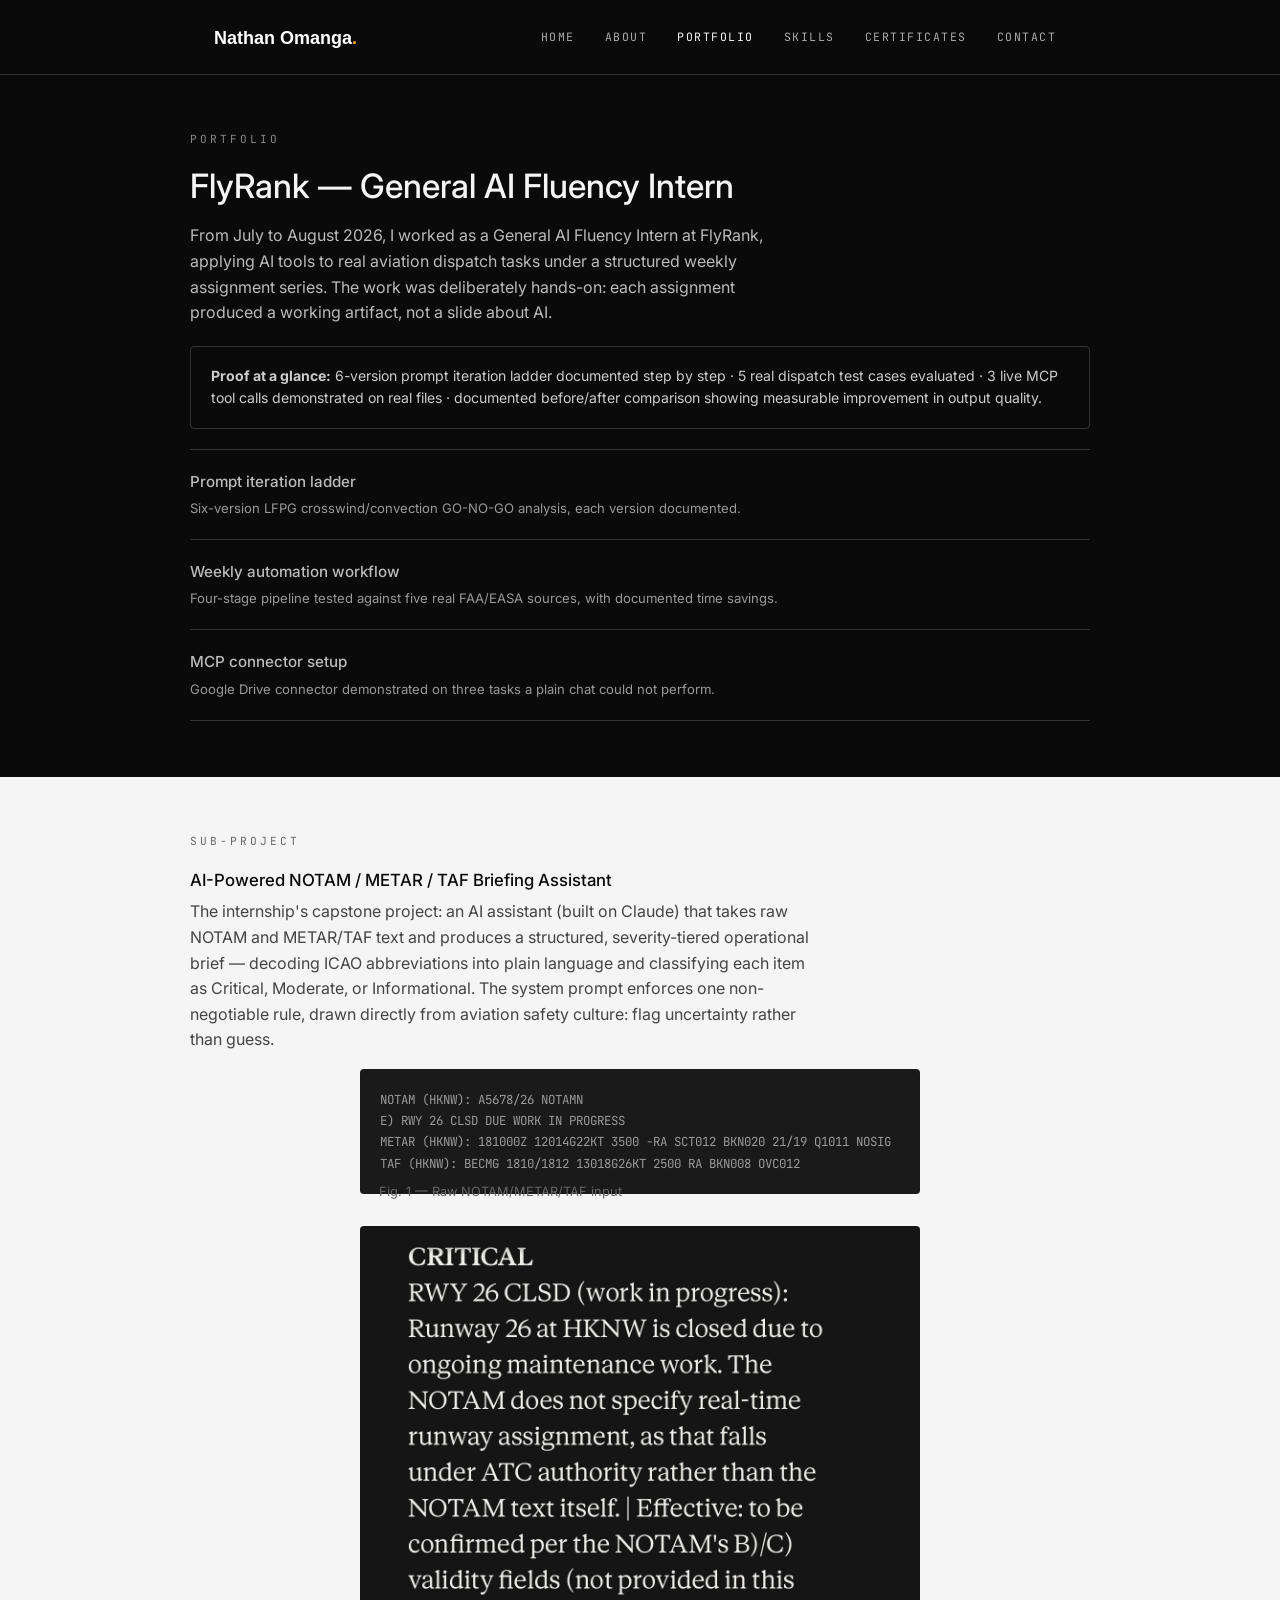
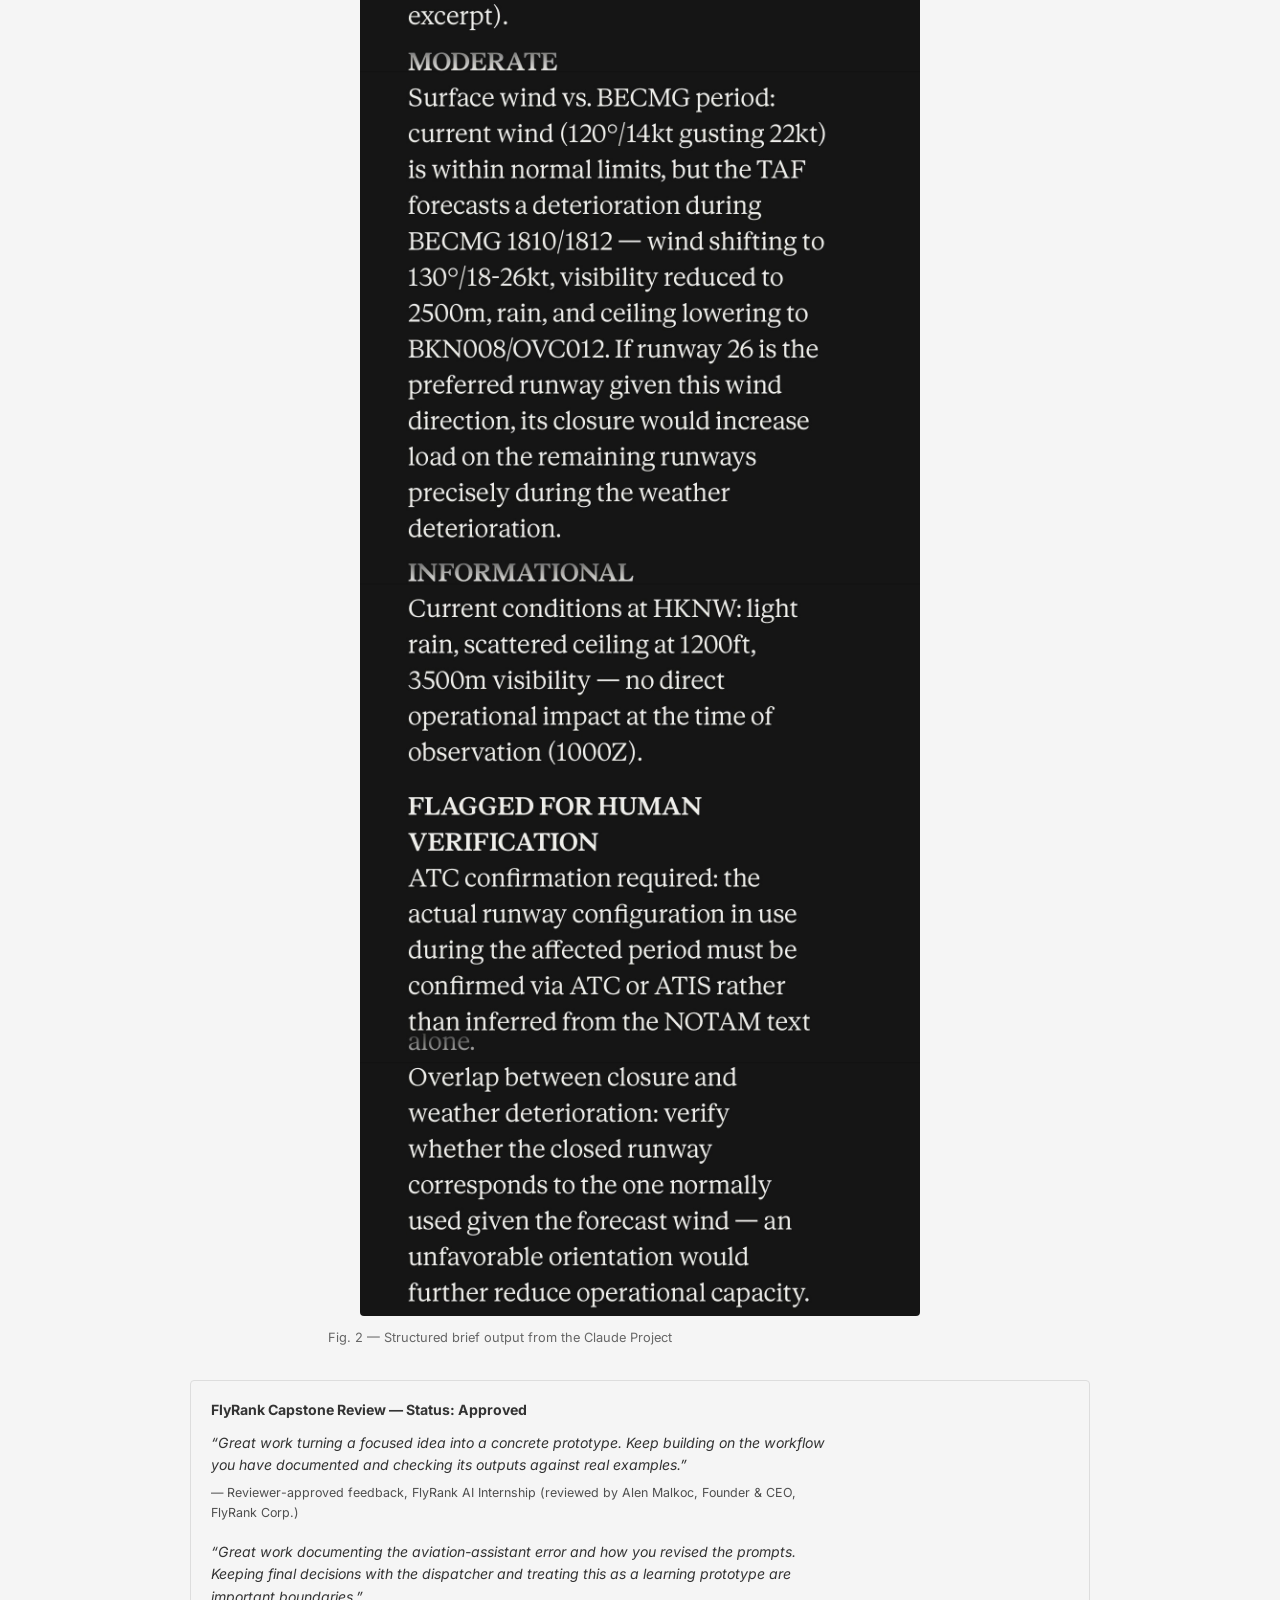
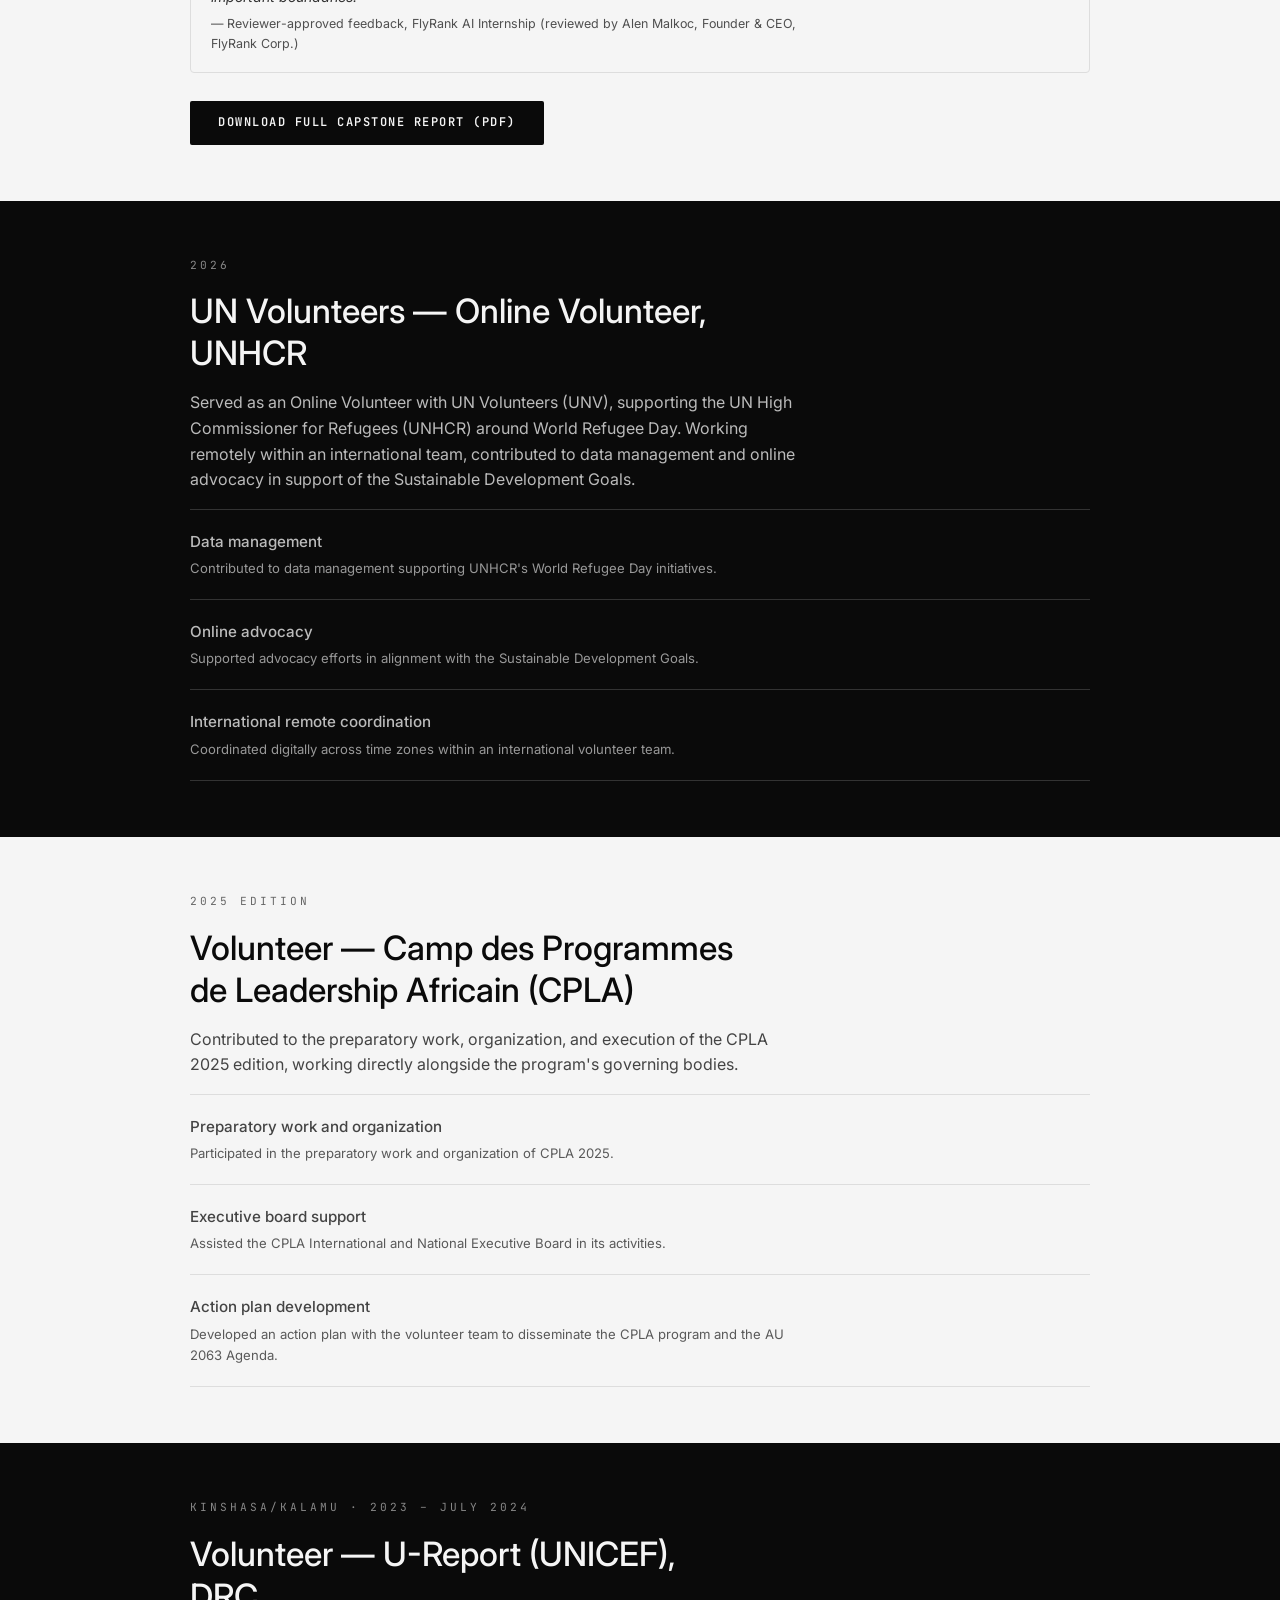
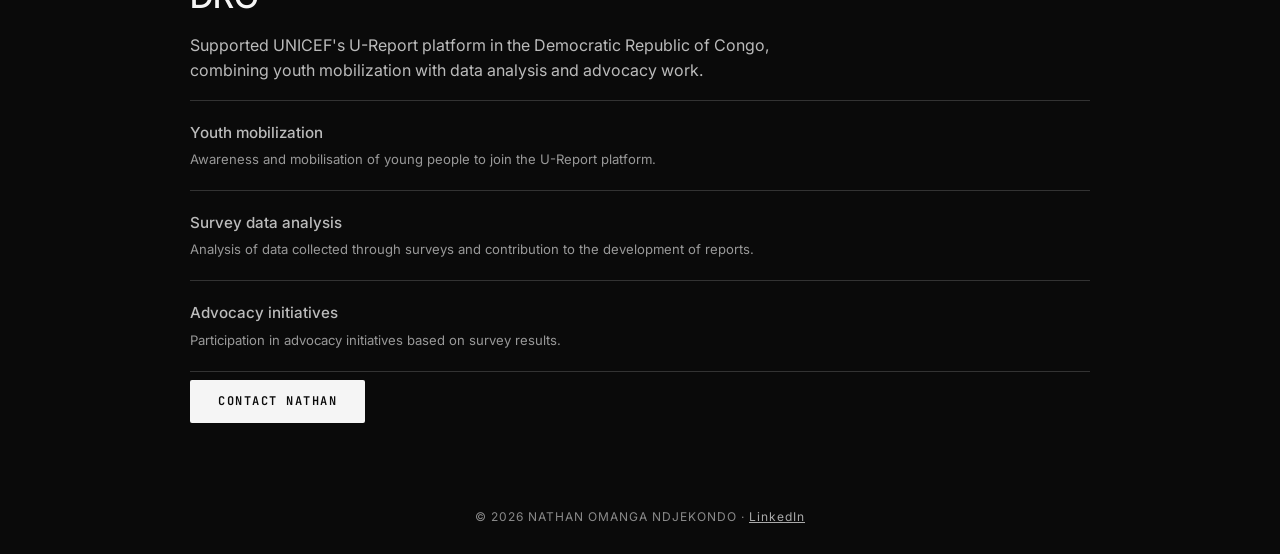
<file: portfolio.html>
<!DOCTYPE html>
<html lang="en">
<head>
<meta charset="UTF-8">
<meta name="viewport" content="width=device-width, initial-scale=1.0">
<meta name="theme-color" content="#0a0a0a">
<meta name="apple-mobile-web-app-status-bar-style" content="black-translucent">
<title>Portfolio — Nathan Omanga Ndjekondo</title>
<meta name="description" content="Portfolio of Nathan Omanga Ndjekondo — FlyRank General AI Fluency internship work, including an AI-Powered NOTAM/METAR/TAF Briefing Assistant, prompt engineering, and automation workflows.">
<meta property="og:title" content="Portfolio — Nathan Omanga Ndjekondo">
<meta property="og:description" content="FlyRank General AI Fluency internship work, including an AI-Powered NOTAM/METAR/TAF Briefing Assistant.">
<meta property="og:type" content="website">
<meta name="twitter:card" content="summary">
<link rel="preconnect" href="https://fonts.googleapis.com">
<link rel="preconnect" href="https://fonts.gstatic.com" crossorigin>
<link rel="preload" as="style" href="https://fonts.googleapis.com/css2?family=JetBrains+Mono:wght@400;600&family=Inter:wght@400;500;600;700&display=swap" onload="this.onload=null;this.rel='stylesheet'">
<noscript><link rel="stylesheet" href="https://fonts.googleapis.com/css2?family=JetBrains+Mono:wght@400;600&family=Inter:wght@400;500;600;700&display=swap"></noscript>
<link rel="stylesheet" href="style.css">
<link rel="stylesheet" href="portfolio.css">
<link rel="icon" href="favicon.ico" sizes="32x32">
<link rel="icon" type="image/svg+xml" href="favicon-n.svg">
<link rel="apple-touch-icon" href="apple-touch-icon.png">
</head>
<body>
<header>
  <div class="nav-wrap">
    <a class="logo-wrap" href="index.html"><img src="logo-nathan-blanc.svg" alt="Nathan Omanga" height="30"></a>
    <button class="nav-toggle" id="navToggle" aria-label="Toggle menu" aria-expanded="false">
      <span></span><span></span><span></span>
    </button>
    <nav id="siteNav">
      <a href="index.html">Home</a>
      <a href="about.html">About</a>
      <a href="portfolio.html" class="active">Portfolio</a>
      <a href="skills.html">Skills</a>
      <a href="certificates.html">Certificates</a>
      <a href="contact.html">Contact</a>
    </nav>
  </div>
</header>
<main>
  <section class="section-dark">
    <div class="inner">
      <p class="eyebrow">Portfolio</p>
      <h1>FlyRank — General AI Fluency Intern</h1>
      <p>From July to August 2026, I worked as a General AI Fluency Intern at FlyRank, applying AI tools to real aviation dispatch tasks under a structured weekly assignment series. The work was deliberately hands-on: each assignment produced a working artifact, not a slide about AI.</p>
      <div class="proof-box">
        <strong>Proof at a glance:</strong> 6-version prompt iteration ladder documented step by step · 5 real dispatch test cases evaluated · 3 live MCP tool calls demonstrated on real files · documented before/after comparison showing measurable improvement in output quality.
      </div>
      <div class="row">
        <div>
          <p class="row-title">Prompt iteration ladder</p>
          <p class="row-sub">Six-version LFPG crosswind/convection GO-NO-GO analysis, each version documented.</p>
        </div>
      </div>
      <div class="row">
        <div>
          <p class="row-title">Weekly automation workflow</p>
          <p class="row-sub">Four-stage pipeline tested against five real FAA/EASA sources, with documented time savings.</p>
        </div>
      </div>
      <div class="row">
        <div>
          <p class="row-title">MCP connector setup</p>
          <p class="row-sub">Google Drive connector demonstrated on three tasks a plain chat could not perform.</p>
        </div>
      </div>
    </div>
  </section>

  <section class="section-light">
    <div class="inner">
      <p class="eyebrow">Sub-project</p>
      <h3>AI-Powered NOTAM / METAR / TAF Briefing Assistant</h3>
      <p>The internship's capstone project: an AI assistant (built on Claude) that takes raw NOTAM and METAR/TAF text and produces a structured, severity-tiered operational brief — decoding ICAO abbreviations into plain language and classifying each item as Critical, Moderate, or Informational. The system prompt enforces one non-negotiable rule, drawn directly from aviation safety culture: flag uncertainty rather than guess.</p>

      <div class="screenshot-placeholder raw-input">NOTAM (HKNW): A5678/26 NOTAMN
E) RWY 26 CLSD DUE WORK IN PROGRESS
METAR (HKNW): 181000Z 12014G22KT 3500 -RA SCT012 BKN020 21/19 Q1011 NOSIG
TAF (HKNW): BECMG 1810/1812 13018G26KT 2500 RA BKN008 OVC012</div>
      <p class="screenshot-caption">Fig. 1 — Raw NOTAM/METAR/TAF input</p>

      <img class="figure-img" src="notam-output-figure.jpg" alt="Structured severity-tiered brief output" loading="lazy" decoding="async">
      <p class="screenshot-caption">Fig. 2 — Structured brief output from the Claude Project</p>

      <div class="proof-box review-box">
        <strong>FlyRank Capstone Review — Status: Approved</strong>
        <p class="review-quote">&ldquo;Great work turning a focused idea into a concrete prototype. Keep building on the workflow you have documented and checking its outputs against real examples.&rdquo;</p>
        <p class="review-cite">— Reviewer-approved feedback, FlyRank AI Internship (reviewed by Alen Malkoc, Founder &amp; CEO, FlyRank Corp.)</p>

        <p class="review-quote spaced">&ldquo;Great work documenting the aviation-assistant error and how you revised the prompts. Keeping final decisions with the dispatcher and treating this as a learning prototype are important boundaries.&rdquo;</p>
        <p class="review-cite">— Reviewer-approved feedback, FlyRank AI Internship (reviewed by Alen Malkoc, Founder &amp; CEO, FlyRank Corp.)</p>
      </div>

      <a class="cta" href="capstone-notam-briefing-assistant.pdf" target="_blank" rel="noopener">Download Full Capstone Report (PDF)</a>
    </div>
  </section>

  <section class="section-dark">
    <div class="inner">
      <p class="eyebrow">2026</p>
      <h1>UN Volunteers — Online Volunteer, UNHCR</h1>
      <p>Served as an Online Volunteer with UN Volunteers (UNV), supporting the UN High Commissioner for Refugees (UNHCR) around World Refugee Day. Working remotely within an international team, contributed to data management and online advocacy in support of the Sustainable Development Goals.</p>
      <div class="row">
        <div>
          <p class="row-title">Data management</p>
          <p class="row-sub">Contributed to data management supporting UNHCR's World Refugee Day initiatives.</p>
        </div>
      </div>
      <div class="row">
        <div>
          <p class="row-title">Online advocacy</p>
          <p class="row-sub">Supported advocacy efforts in alignment with the Sustainable Development Goals.</p>
        </div>
      </div>
      <div class="row">
        <div>
          <p class="row-title">International remote coordination</p>
          <p class="row-sub">Coordinated digitally across time zones within an international volunteer team.</p>
        </div>
      </div>
    </div>
  </section>

  <section class="section-light">
    <div class="inner">
      <p class="eyebrow">2025 Edition</p>
      <h1>Volunteer — Camp des Programmes de Leadership Africain (CPLA)</h1>
      <p>Contributed to the preparatory work, organization, and execution of the CPLA 2025 edition, working directly alongside the program's governing bodies.</p>
      <div class="row">
        <div>
          <p class="row-title">Preparatory work and organization</p>
          <p class="row-sub">Participated in the preparatory work and organization of CPLA 2025.</p>
        </div>
      </div>
      <div class="row">
        <div>
          <p class="row-title">Executive board support</p>
          <p class="row-sub">Assisted the CPLA International and National Executive Board in its activities.</p>
        </div>
      </div>
      <div class="row">
        <div>
          <p class="row-title">Action plan development</p>
          <p class="row-sub">Developed an action plan with the volunteer team to disseminate the CPLA program and the AU 2063 Agenda.</p>
        </div>
      </div>
    </div>
  </section>

  <section class="section-dark">
    <div class="inner">
      <p class="eyebrow">Kinshasa/Kalamu · 2023 – July 2024</p>
      <h1>Volunteer — U-Report (UNICEF), DRC</h1>
      <p>Supported UNICEF's U-Report platform in the Democratic Republic of Congo, combining youth mobilization with data analysis and advocacy work.</p>
      <div class="row">
        <div>
          <p class="row-title">Youth mobilization</p>
          <p class="row-sub">Awareness and mobilisation of young people to join the U-Report platform.</p>
        </div>
      </div>
      <div class="row">
        <div>
          <p class="row-title">Survey data analysis</p>
          <p class="row-sub">Analysis of data collected through surveys and contribution to the development of reports.</p>
        </div>
      </div>
      <div class="row">
        <div>
          <p class="row-title">Advocacy initiatives</p>
          <p class="row-sub">Participation in advocacy initiatives based on survey results.</p>
        </div>
      </div>
      <a class="cta" href="contact.html">Contact Nathan</a>
    </div>
  </section>
</main>
<footer>&copy; 2026 NATHAN OMANGA NDJEKONDO &middot; <a href="https://www.linkedin.com/in/nathan-omanga/" target="_blank" rel="noopener">LinkedIn</a></footer>
<script src="nav.js" defer></script>
<script src="reveal.js" defer></script>
<script src="portfolio.js" defer></script>
</body>
</html>
</file>
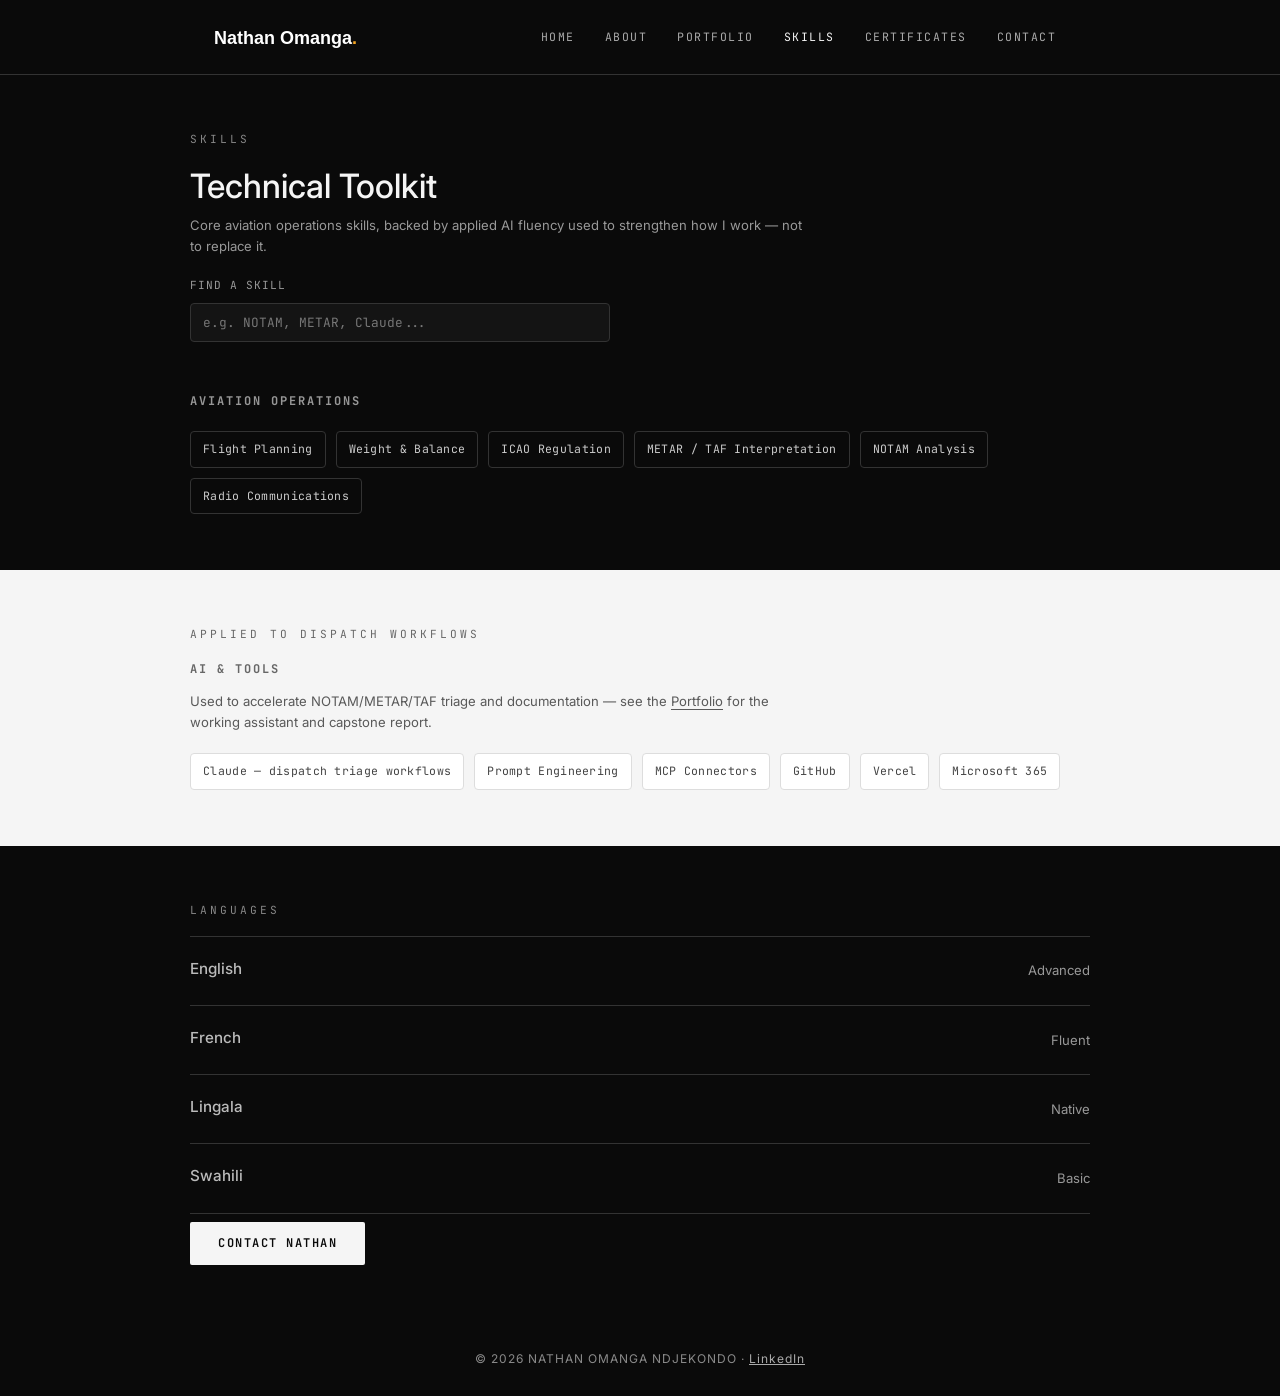
<file: skills.html>
<!DOCTYPE html>
<html lang="en">
<head>
<meta charset="UTF-8">
<meta name="viewport" content="width=device-width, initial-scale=1.0">
<meta name="theme-color" content="#0a0a0a">
<meta name="apple-mobile-web-app-status-bar-style" content="black-translucent">
<title>Skills — Nathan Omanga Ndjekondo</title>
<meta name="description" content="Skills of Nathan Omanga Ndjekondo — flight planning, weight & balance, ICAO regulation, METAR/TAF interpretation, NOTAM analysis, and applied AI tools used for real dispatch workflows.">
<meta property="og:title" content="Skills — Nathan Omanga Ndjekondo">
<meta property="og:description" content="Flight planning, METAR/TAF, NOTAM analysis, ICAO regulation, and applied AI tools used for real dispatch workflows.">
<meta property="og:type" content="website">
<meta name="twitter:card" content="summary">
<link rel="preconnect" href="https://fonts.googleapis.com">
<link rel="preconnect" href="https://fonts.gstatic.com" crossorigin>
<link rel="preload" as="style" href="https://fonts.googleapis.com/css2?family=JetBrains+Mono:wght@400;600&family=Inter:wght@400;500;600;700&display=swap" onload="this.onload=null;this.rel='stylesheet'">
<noscript><link rel="stylesheet" href="https://fonts.googleapis.com/css2?family=JetBrains+Mono:wght@400;600&family=Inter:wght@400;500;600;700&display=swap"></noscript>
<link rel="stylesheet" href="style.css">
<link rel="stylesheet" href="skills.css">
<link rel="icon" href="favicon.ico" sizes="32x32">
<link rel="icon" type="image/svg+xml" href="favicon-n.svg">
<link rel="apple-touch-icon" href="apple-touch-icon.png">
</head>
<body>
<header>
  <div class="nav-wrap">
    <a class="logo-wrap" href="index.html"><img src="logo-nathan-blanc.svg" alt="Nathan Omanga" height="30"></a>
    <button class="nav-toggle" id="navToggle" aria-label="Toggle menu" aria-expanded="false">
      <span></span><span></span><span></span>
    </button>
    <nav id="siteNav">
      <a href="index.html">Home</a>
      <a href="about.html">About</a>
      <a href="portfolio.html">Portfolio</a>
      <a href="skills.html" class="active">Skills</a>
      <a href="certificates.html">Certificates</a>
      <a href="contact.html">Contact</a>
    </nav>
  </div>
</header>
<main>
  <section class="section-dark">
    <div class="inner">
      <p class="eyebrow">Skills</p>
      <h1>Technical Toolkit</h1>
      <p class="skill-note">Core aviation operations skills, backed by applied AI fluency used to strengthen how I work — not to replace it.</p>

      <h2 class="section-title-first">Aviation Operations</h2>
      <div class="chip-row">
        <span class="chip">Flight Planning</span>
        <span class="chip">Weight &amp; Balance</span>
        <span class="chip">ICAO Regulation</span>
        <span class="chip">METAR / TAF Interpretation</span>
        <span class="chip">NOTAM Analysis</span>
        <span class="chip">Radio Communications</span>
      </div>
    </div>
  </section>

  <section class="section-light">
    <div class="inner">
      <p class="eyebrow">Applied to Dispatch Workflows</p>
      <h2 class="section-title-first">AI &amp; Tools</h2>
      <p class="skill-note">Used to accelerate NOTAM/METAR/TAF triage and documentation — see the <a href="portfolio.html" class="inline-link">Portfolio</a> for the working assistant and capstone report.</p>
      <div class="chip-row">
        <span class="chip">Claude — dispatch triage workflows</span>
        <span class="chip">Prompt Engineering</span>
        <span class="chip">MCP Connectors</span>
        <span class="chip">GitHub</span>
        <span class="chip">Vercel</span>
        <span class="chip">Microsoft 365</span>
      </div>
    </div>
  </section>

  <section class="section-dark">
    <div class="inner">
      <p class="eyebrow">Languages</p>
      <div class="row">
        <p class="row-title">English</p>
        <p class="row-sub">Advanced</p>
      </div>
      <div class="row">
        <p class="row-title">French</p>
        <p class="row-sub">Fluent</p>
      </div>
      <div class="row">
        <p class="row-title">Lingala</p>
        <p class="row-sub">Native</p>
      </div>
      <div class="row">
        <p class="row-title">Swahili</p>
        <p class="row-sub">Basic</p>
      </div>
      <a class="cta" href="contact.html">Contact Nathan</a>
    </div>
  </section>
</main>
<footer>&copy; 2026 NATHAN OMANGA NDJEKONDO &middot; <a href="https://www.linkedin.com/in/nathan-omanga/" target="_blank" rel="noopener">LinkedIn</a></footer>
<script src="nav.js" defer></script>
<script src="reveal.js" defer></script>
<script src="skills.js" defer></script>
</body>
</html>
</file>
<file: style.css>
/* Fonts (Inter + JetBrains Mono) are loaded from each page's <head>,
   not with @import here: @import creates a render-blocking chain. */

:root {
  --ink: #0a0a0a;
  --paper: #f5f5f5;
  --muted-on-dark: #999;
  --muted-on-light: #666;
  --line-on-dark: #333;
  --line-on-light: #ddd;
  --action: #2e7d32;
}

* { box-sizing: border-box; }

body {
  margin: 0;
  background: var(--paper);
  color: var(--ink);
  font-family: 'Inter', sans-serif;
  line-height: 1.6;
}

header {
  background: var(--ink);
  color: var(--paper);
  position: sticky;
  top: 0;
  z-index: 10;
  border-bottom: 1px solid var(--line-on-dark);
}

.nav-wrap {
  max-width: 900px;
  margin: 0 auto;
  padding: 20px 24px;
  display: flex;
  justify-content: space-between;
  align-items: center;
  flex-wrap: wrap;
  gap: 14px;
}

.logo {
  font-family: 'JetBrains Mono', monospace;
  font-weight: 600;
  letter-spacing: 1px;
  color: var(--paper);
  font-size: 1rem;
  text-decoration: none;
}

.logo-wrap {
  display: flex;
  align-items: center;
  gap: 10px;
  text-decoration: none;
}

.logo-avatar {
  width: 34px;
  height: 34px;
  border-radius: 50%;
  background: var(--paper);
  color: var(--ink);
  display: flex;
  align-items: center;
  justify-content: center;
  font-family: 'Inter', sans-serif;
  font-weight: 700;
  font-size: 0.95rem;
  flex-shrink: 0;
}

.logo-name {
  font-family: 'Inter', sans-serif;
  font-weight: 600;
  color: var(--paper);
  font-size: 1rem;
  letter-spacing: 0.2px;
}

nav a {
  font-family: 'JetBrains Mono', monospace;
  color: #aaa;
  text-decoration: none;
  margin-left: 6px;
  padding: 8px 10px;
  font-size: 0.72rem;
  letter-spacing: 1.5px;
  text-transform: uppercase;
  display: inline-block;
}

nav a:hover, nav a.active {
  color: var(--paper);
}

/* Mobile hamburger menu — hidden on desktop by default */
.nav-toggle {
  display: none;
  flex-direction: column;
  justify-content: center;
  gap: 5px;
  width: 30px;
  height: 22px;
  background: none;
  border: none;
  cursor: pointer;
  padding: 0;
  flex-shrink: 0;
}
.nav-toggle span {
  display: block;
  width: 100%;
  height: 2px;
  background: var(--paper);
  border-radius: 2px;
  transition: transform 0.25s ease, opacity 0.2s ease;
}
.nav-toggle.open span:nth-child(1) { transform: translateY(7px) rotate(45deg); }
.nav-toggle.open span:nth-child(2) { opacity: 0; }
.nav-toggle.open span:nth-child(3) { transform: translateY(-7px) rotate(-45deg); }

@media (max-width: 720px) {
  .nav-wrap { position: relative; }
  .nav-toggle { display: flex; }
  nav {
    display: none;
    flex-direction: column;
    width: 100%;
    background: var(--ink);
    position: absolute;
    top: 100%;
    left: 0;
    padding: 6px 24px 18px;
    border-top: 1px solid var(--line-on-dark);
    box-shadow: 0 12px 20px rgba(0,0,0,0.35);
  }
  nav.open { display: flex; }
  nav a {
    margin-left: 0;
    padding: 14px 0;
    border-bottom: 1px solid var(--line-on-dark);
    width: 100%;
  }
  nav a:last-child { border-bottom: none; }
}

main { width: 100%; }

.inner {
  max-width: 900px;
  margin: 0 auto;
}

.section-dark, .section-light {
  width: 100%;
  padding: 56px 24px;
}
.section-dark { background: var(--ink); color: var(--paper); }
.section-light { background: var(--paper); color: var(--ink); }

.eyebrow {
  font-family: 'JetBrains Mono', monospace;
  font-size: 0.7rem;
  letter-spacing: 3px;
  text-transform: uppercase;
  margin: 0 0 16px;
}
.section-dark .eyebrow { color: #888; }
.section-light .eyebrow { color: #666; }

h1 {
  font-family: 'Inter', sans-serif;
  font-weight: 500;
  font-size: 2.1rem;
  line-height: 1.25;
  margin: 0 0 16px;
  max-width: 560px;
}

h2 {
  font-family: 'JetBrains Mono', monospace;
  font-size: 0.75rem;
  letter-spacing: 2px;
  text-transform: uppercase;
  margin: 40px 0 20px;
  color: inherit;
  opacity: 0.6;
}

h3 {
  font-family: 'Inter', sans-serif;
  font-weight: 500;
  font-size: 1.05rem;
  margin: 0 0 6px;
}

p { margin: 0 0 16px; max-width: 620px; }

.section-dark p { color: #bbb; }
.section-light p { color: #444; }

.cta {
  display: inline-block;
  text-decoration: none;
  padding: 12px 28px;
  font-family: 'JetBrains Mono', monospace;
  font-size: 0.75rem;
  font-weight: 600;
  letter-spacing: 1.5px;
  text-transform: uppercase;
  border-radius: 2px;
  margin-top: 8px;
}
.section-dark .cta { background: var(--paper); color: var(--ink); }
.section-light .cta { background: var(--ink); color: var(--paper); }
.cta:hover { opacity: 0.85; }

.row {
  padding: 20px 0;
  display: flex;
  justify-content: space-between;
  align-items: center;
  border-top: 1px solid;
  gap: 16px;
  transition: background-color 0.2s ease;
}
.section-dark .row { border-color: var(--line-on-dark); }
.section-light .row { border-color: var(--line-on-light); }
.row:last-of-type { border-bottom: 1px solid; }
.section-dark .row:last-of-type { border-color: var(--line-on-dark); }
.section-light .row:last-of-type { border-color: var(--line-on-light); }
.row:has(a.row-arrow):hover { cursor: pointer; }
.section-dark .row:has(a.row-arrow):hover { background-color: rgba(255,255,255,0.04); }
.section-light .row:has(a.row-arrow):hover { background-color: rgba(0,0,0,0.03); }

.row-title { font-weight: 500; font-size: 0.95rem; margin: 0 0 4px; }
.row-sub { font-size: 0.82rem; margin: 0; }
.section-dark .row-sub { color: #999; }
.section-light .row-sub { color: #595959; }
.row-arrow {
  font-size: 1.1rem;
  opacity: 0.5;
  flex-shrink: 0;
  display: inline-block;
  transition: transform 0.2s ease, opacity 0.2s ease;
}
.row:hover .row-arrow { transform: translateX(4px); opacity: 0.9; }

ul { padding-left: 20px; margin: 0 0 16px; }
li { margin-bottom: 8px; }

.proof-box {
  border: 1px solid;
  border-radius: 4px;
  padding: 18px 20px;
  margin: 20px 0;
  font-size: 0.88rem;
}
.section-dark .proof-box { border-color: var(--line-on-dark); color: #ccc; }
.section-light .proof-box { border-color: var(--line-on-light); color: #333; }

footer {
  text-align: center;
  padding: 28px 24px;
  font-size: 0.75rem;
  letter-spacing: 1px;
  background: var(--ink);
  color: #8a8a8a;
}
footer a {
  color: #aaa;
  text-decoration: underline;
}
footer a:hover {
  color: var(--paper);
}

/* Contact form */
.form-group { margin-bottom: 18px; }
label {
  display: block;
  font-family: 'JetBrains Mono', monospace;
  font-size: 0.7rem;
  letter-spacing: 1.5px;
  text-transform: uppercase;
  margin-bottom: 6px;
}
.section-light label { color: #666; }
input, textarea {
  width: 100%;
  padding: 12px;
  border: 1px solid var(--line-on-light);
  border-radius: 2px;
  font-family: 'Inter', sans-serif;
  font-size: 1rem;
  background: #fff;
  color: var(--ink);
}
button[type="submit"] {
  background: var(--ink);
  color: var(--paper);
  border: none;
  padding: 12px 28px;
  border-radius: 2px;
  font-family: 'JetBrains Mono', monospace;
  font-size: 0.75rem;
  font-weight: 600;
  letter-spacing: 1.5px;
  text-transform: uppercase;
  cursor: pointer;
}
#form-status {
  margin-top: 14px;
  font-size: 0.88rem;
  color: #444;
}

.screenshot-placeholder {
  border: 1px dashed;
  border-radius: 4px;
  margin: 24px 0;
  padding: 40px 20px;
  text-align: center;
  font-family: 'Inter', sans-serif;
  font-size: 0.85rem;
}
.section-light .screenshot-placeholder { border-color: #ccc; color: #595959; background: #ececec; }
.screenshot-caption {
  font-size: 0.8rem;
  text-align: center;
  margin-top: -12px;
  margin-bottom: 24px;
}
.section-light .screenshot-caption { color: #666; }

/* Hover lift for cards used across Certificates / About / Home */
.cert-card, .pillar-card {
  transition: transform 0.2s ease, box-shadow 0.2s ease, border-color 0.2s ease;
}
.cert-card:hover, .pillar-card:hover {
  transform: translateY(-3px);
}
.section-dark .cert-card:hover, .section-dark .pillar-card:hover {
  border-color: #555;
  box-shadow: 0 12px 24px rgba(0,0,0,0.45);
}
.section-light .cert-card:hover, .section-light .pillar-card:hover {
  border-color: #bbb;
  box-shadow: 0 12px 24px rgba(0,0,0,0.12);
}

/* Hover for skill/tag chips (Skills page + Home hero) */
.chip {
  transition: background-color 0.2s ease, border-color 0.2s ease, color 0.2s ease;
}
.section-dark .chip:hover { border-color: #777; color: var(--paper); }
.section-light .chip:hover { border-color: #999; background: #f0f0f0; }

/* Certificate thumbnail — subtle zoom on hover to signal it's clickable */
.cert-thumb-img { transition: transform 0.3s ease; }
.cert-thumb-link:hover .cert-thumb-img { transform: scale(1.03); }

@media (max-width: 480px) {
  h1 { font-size: 1.6rem; }
  nav a { margin-left: 0; padding: 8px 6px; font-size: 0.65rem; }
  .section-dark, .section-light { padding: 40px 20px; }
}

/* Keyboard accessibility — visible focus ring on every interactive element */
a:focus-visible,
button:focus-visible,
input:focus-visible,
textarea:focus-visible,
.nav-toggle:focus-visible,
.cert-thumb-link:focus-visible {
  outline: 2px solid var(--action);
  outline-offset: 3px;
  border-radius: 2px;
}

/* Scroll fade-in — only applied once reveal.js confirms JS is running,
   so content always displays normally if JS fails or is disabled. */
main > section.reveal {
  opacity: 0;
  transform: translateY(24px);
  transition: opacity 0.6s ease, transform 0.6s ease;
}
main > section.reveal.in-view {
  opacity: 1;
  transform: translateY(0);
}
@media (prefers-reduced-motion: reduce) {
  main > section.reveal {
    opacity: 1;
    transform: none;
    transition: none;
  }
}
</file>
<file: home.css>
/* Hero */
.badge-pill {
  display: inline-flex;
  align-items: center;
  gap: 8px;
  font-family: 'JetBrains Mono', monospace;
  font-size: 0.7rem;
  letter-spacing: 1px;
  text-transform: uppercase;
  color: #ccc;
  border: 1px solid var(--line-on-dark);
  border-radius: 20px;
  padding: 6px 14px;
  margin-bottom: 22px;
}
.badge-dot {
  width: 6px;
  height: 6px;
  border-radius: 50%;
  background: #4caf50;
  display: inline-block;
}
.hero-flex {
  display: flex;
  align-items: center;
  gap: 40px;
  flex-wrap: wrap;
}
.hero-flex img {
  width: 360px;
  height: 440px;
  object-fit: cover;
  object-position: top center;
  border-radius: 8px;
  display: block;
  flex-shrink: 0;
}
.hero-flex-text { flex: 1; min-width: 280px; }
.hero-greeting {
  font-family: 'JetBrains Mono', monospace;
  font-size: 0.85rem;
  color: #999;
  margin: 0 0 6px;
}
.hero-name {
  font-family: 'Inter', sans-serif;
  font-weight: 700;
  font-size: 1.9rem;
  line-height: 1.2;
  margin: 0 0 8px;
  color: var(--paper);
}
.hero-role {
  font-family: 'JetBrains Mono', monospace;
  font-size: 0.85rem;
  letter-spacing: 0.5px;
  color: #999;
  margin: 0 0 18px;
}
.hero-seeking { font-size: 0.9rem; }
.chip-row { display: flex; flex-wrap: wrap; gap: 10px; margin: 18px 0; }
.chip {
  font-family: 'JetBrains Mono', monospace;
  font-size: 0.68rem;
  letter-spacing: 0.5px;
  color: #bbb;
  border: 1px solid var(--line-on-dark);
  border-radius: 4px;
  padding: 6px 10px;
}
.cta-row { display: flex; flex-wrap: wrap; gap: 12px; margin-top: 8px; }

/* Stats */
.stat-grid {
  display: grid;
  grid-template-columns: repeat(auto-fit, minmax(140px, 1fr));
  gap: 24px;
  text-align: center;
}
.stat-num {
  font-family: 'Inter', sans-serif;
  font-weight: 700;
  font-size: 2rem;
  margin: 0 0 4px;
  color: var(--ink);
  transition: color 0.3s;
}
.stat-num.counting { color: #4caf50; }
.stat-label {
  font-family: 'JetBrains Mono', monospace;
  font-size: 0.68rem;
  letter-spacing: 1px;
  text-transform: uppercase;
  color: #666;
  margin: 0;
}

/* Pillars */
.pillar-grid {
  display: grid;
  grid-template-columns: repeat(auto-fit, minmax(220px, 1fr));
  gap: 24px;
  margin-top: 8px;
}
.pillar-card {
  border: 1px solid;
  border-radius: 6px;
  padding: 22px 20px;
  transition: transform 0.25s, border-color 0.25s;
}
.pillar-card:hover { transform: translateY(-3px); }
.section-dark .pillar-card { border-color: var(--line-on-dark); background: #141414; }
.section-dark .pillar-card:hover { border-color: #4caf50; }
.pillar-title {
  font-family: 'Inter', sans-serif;
  font-weight: 600;
  font-size: 0.98rem;
  margin: 0 0 8px;
}
.pillar-desc { font-size: 0.83rem; margin: 0; }
.section-dark .pillar-desc { color: #999; }

/* Section helpers (replace inline styles) */
.section-title-first { margin-top: 0; }
.center-block { text-align: center; }
.eyebrow-center { justify-content: center; }
.cta-title { margin-top: 0; color: var(--ink); opacity: 1; }
.cta-sub { margin: 0 auto 16px; max-width: 480px; }
.about-text-p { margin-bottom: 12px; }

/* About teaser */
.about-teaser {
  display: flex;
  align-items: center;
  gap: 32px;
  flex-wrap: wrap;
}
.about-teaser img {
  width: 130px;
  height: 130px;
  object-fit: cover;
  object-position: top center;
  border-radius: 6px;
  flex-shrink: 0;
}
.about-teaser-text { flex: 1; min-width: 240px; }

/* Back to top button */
.back-to-top {
  position: fixed;
  right: 20px;
  bottom: 20px;
  width: 44px;
  height: 44px;
  border: 1px solid var(--line-on-dark);
  border-radius: 50%;
  background: #141414;
  color: #fff;
  font-size: 1.2rem;
  cursor: pointer;
  opacity: 0;
  visibility: hidden;
  transform: translateY(10px);
  transition: opacity 0.3s, transform 0.3s, visibility 0.3s, background 0.2s;
  z-index: 50;
}
.back-to-top.visible {
  opacity: 1;
  visibility: visible;
  transform: translateY(0);
}
.back-to-top:hover { background: #222; }
.back-to-top:focus-visible { outline: 2px solid #4caf50; outline-offset: 3px; }

/* Keyboard focus for calls to action */
.cta:focus-visible,
.row-arrow:focus-visible {
  outline: 2px solid #4caf50;
  outline-offset: 3px;
}

/* Tablet */
@media (max-width: 900px) {
  .hero-flex { gap: 28px; }
  .hero-flex img { width: 300px; height: 380px; }
}

/* Mobile */
@media (max-width: 640px) {
  .hero-flex { flex-direction: column; text-align: center; }
  .hero-flex img { width: 260px; height: 320px; margin: 0 auto; }
  .cta-row, .chip-row { justify-content: center; }
  .about-teaser { flex-direction: column; text-align: center; }
  .hero-name { font-size: 1.6rem; }
}

/* Print (for recruiters printing the page) */
@media print {
  .back-to-top, nav, .nav-toggle, .cta-row { display: none !important; }
  .section-dark { background: #fff !important; color: #000 !important; }
  .hero-name, .hero-role, .hero-greeting, .pillar-desc { color: #000 !important; }
}

/* Reduced motion */
@media (prefers-reduced-motion: reduce) {
  .back-to-top,
  .pillar-card,
  .stat-num { transition: none; }
}
</file>
<file: about.css>
/* about.css — styles for about.html */

.about-hero {
  display: flex;
  gap: 48px;
  align-items: flex-start;
  flex-wrap: wrap;
}
.about-photo {
  width: 260px;
  flex-shrink: 0;
}
.about-photo img {
  width: 100%;
  height: auto;
  border-radius: 8px;
  display: block;
}
.about-text { flex: 1; min-width: 280px; }
.about-name {
  font-family: 'Inter', sans-serif;
  font-weight: 700;
  font-size: 1.9rem;
  line-height: 1.2;
  margin: 0 0 6px;
  color: var(--paper);
}
.about-role {
  font-family: 'JetBrains Mono', monospace;
  font-size: 0.8rem;
  letter-spacing: 1px;
  color: #999;
  margin: 0 0 20px;
}
.about-cta-row { display: flex; gap: 12px; flex-wrap: wrap; margin-top: 8px; }

/* Pillars */
.section-title-first { margin-top: 0; }
.pillar-grid {
  display: grid;
  grid-template-columns: repeat(auto-fit, minmax(220px, 1fr));
  gap: 24px;
  margin-top: 8px;
}
.pillar-card {
  border: 1px solid;
  border-radius: 6px;
  padding: 22px 20px;
  transition: transform 0.25s, box-shadow 0.25s;
}
.pillar-card:hover {
  transform: translateY(-3px);
  box-shadow: 0 6px 18px rgba(0, 0, 0, 0.08);
}
.section-light .pillar-card { border-color: var(--line-on-light); background: #fff; }
.pillar-num {
  font-family: 'JetBrains Mono', monospace;
  font-size: 0.7rem;
  letter-spacing: 2px;
  color: #666;
  margin: 0 0 10px;
}
.pillar-title {
  font-family: 'Inter', sans-serif;
  font-weight: 600;
  font-size: 1rem;
  margin: 0 0 8px;
  color: var(--ink);
}
.pillar-desc { font-size: 0.85rem; color: #555; margin: 0; }

/* Read more / Read less (mobile only, added by about.js) */
.read-more-btn {
  display: none;
  margin: 0 0 16px;
  padding: 8px 16px;
  font-family: 'JetBrains Mono', monospace;
  font-size: 0.75rem;
  letter-spacing: 0.5px;
  color: #ddd;
  background: transparent;
  border: 1px solid var(--line-on-dark);
  border-radius: 4px;
  cursor: pointer;
  transition: background 0.2s;
}
.read-more-btn:hover { background: #1c1c1c; }
.read-more-btn:focus-visible {
  outline: 2px solid #4caf50;
  outline-offset: 3px;
}
.about-text.collapsed .bio-extra { display: none; }

/* Keyboard focus for calls to action */
.cta:focus-visible {
  outline: 2px solid #4caf50;
  outline-offset: 3px;
}

/* Tablet */
@media (max-width: 900px) {
  .about-hero { gap: 32px; }
  .about-photo { width: 220px; }
}

/* Mobile */
@media (max-width: 640px) {
  .about-hero { flex-direction: column; align-items: center; text-align: center; }
  .about-photo { width: 200px; }
  .about-cta-row { justify-content: center; }
  .about-name { font-size: 1.6rem; }
  .read-more-btn { display: inline-block; }
}

/* Print */
@media print {
  .read-more-btn, nav, .nav-toggle, .about-cta-row { display: none !important; }
  .about-text.collapsed .bio-extra { display: block !important; }
  .section-dark { background: #fff !important; color: #000 !important; }
  .about-name, .about-role { color: #000 !important; }
}

/* Reduced motion */
@media (prefers-reduced-motion: reduce) {
  .pillar-card, .read-more-btn { transition: none; }
  .pillar-card:hover { transform: none; }
}
</file>
<file: certificates.css>
/* certificates.css — styles for certificates.html */

.cert-grid {
  display: grid;
  grid-template-columns: repeat(auto-fit, minmax(260px, 1fr));
  gap: 24px;
  margin-top: 8px;
}
.cert-card {
  border: 1px solid;
  border-radius: 6px;
  overflow: hidden;
  display: flex;
  flex-direction: column;
}
.cert-card[hidden] { display: none; }
.section-dark .cert-card { border-color: var(--line-on-dark); background: #141414; }
.section-light .cert-card { border-color: var(--line-on-light); background: #fff; }
.cert-thumb-link { display: block; }
.cert-thumb-img {
  width: 100%;
  height: 170px;
  object-fit: cover;
  object-position: top;
  display: block;
}
.cert-thumb {
  height: 170px;
  display: flex;
  align-items: center;
  justify-content: center;
  font-family: 'JetBrains Mono', monospace;
  font-size: 0.72rem;
  letter-spacing: 1px;
  text-transform: uppercase;
  text-align: center;
  padding: 16px;
}
.section-dark .cert-thumb { background: #1a1a1a; color: #999; }
.section-light .cert-thumb { background: #ececec; color: #595959; }
.cert-body { padding: 18px 20px; flex: 1; display: flex; flex-direction: column; }
.cert-status {
  display: inline-block;
  font-family: 'JetBrains Mono', monospace;
  font-size: 0.65rem;
  letter-spacing: 1px;
  text-transform: uppercase;
  padding: 3px 10px;
  border-radius: 20px;
  margin-bottom: 10px;
  width: fit-content;
}
.cert-status.available { background: rgba(76,175,80,0.15); color: #66bb6a; border: 1px solid rgba(76,175,80,0.45); }
.cert-status.pending { background: rgba(217,168,58,0.15); color: #e0b04a; border: 1px solid rgba(217,168,58,0.45); }
.cert-status.request { background: rgba(120,144,180,0.15); color: #9db4d6; border: 1px solid rgba(120,144,180,0.45); }
.section-light .cert-status.available { color: #2e7d32; }
.section-light .cert-status.request { color: #3b5b8a; }
.section-light .cert-status.pending { color: #8a6200; }
.cert-issuer {
  font-family: 'JetBrains Mono', monospace;
  font-size: 0.68rem;
  letter-spacing: 1px;
  text-transform: uppercase;
  margin-bottom: 6px;
}
.section-dark .cert-issuer { color: #888; }
.section-light .cert-issuer { color: #666; }
.cert-title {
  font-family: 'Inter', sans-serif;
  font-weight: 500;
  font-size: 1rem;
  margin: 0 0 8px;
}
.cert-desc { font-size: 0.82rem; margin: 0 0 14px; flex: 1; }
.section-dark .cert-desc { color: #aaa; }
.section-light .cert-desc { color: #666; }
.cert-link {
  display: inline-block;
  font-family: 'JetBrains Mono', monospace;
  font-size: 0.7rem;
  letter-spacing: 1px;
  text-transform: uppercase;
  text-decoration: none;
  padding: 8px 16px;
  border-radius: 3px;
  width: fit-content;
}
.section-dark .cert-link { background: var(--paper); color: var(--ink); }
.section-light .cert-link { background: var(--ink); color: var(--paper); }
.cert-link:hover { opacity: 0.85; }
.cert-link + .cert-link { margin-top: 8px; }
.cert-link:focus-visible {
  outline: 2px solid #4caf50;
  outline-offset: 3px;
}

/* Category filter (created by certificates.js) */
.cert-filters {
  display: flex;
  flex-wrap: wrap;
  gap: 10px;
  margin: 24px 0 8px;
}
.cert-filter-btn {
  font-family: 'JetBrains Mono', monospace;
  font-size: 0.7rem;
  letter-spacing: 1px;
  text-transform: uppercase;
  padding: 8px 14px;
  color: #ccc;
  background: transparent;
  border: 1px solid var(--line-on-dark);
  border-radius: 20px;
  cursor: pointer;
  transition: background-color 0.2s, color 0.2s, border-color 0.2s;
}
.cert-filter-btn:hover { border-color: #777; color: var(--paper); }
.cert-filter-btn[aria-pressed="true"] {
  background: var(--paper);
  color: var(--ink);
  border-color: var(--paper);
}
.cert-filter-btn:focus-visible {
  outline: 2px solid #4caf50;
  outline-offset: 3px;
}
.cert-filter-count {
  min-height: 1.2em;
  margin: 0 0 16px;
  font-family: 'JetBrains Mono', monospace;
  font-size: 0.72rem;
  color: #999;
}

@media (max-width: 480px) {
  .cert-filter-btn { font-size: 0.65rem; padding: 7px 11px; }
}

@media (prefers-reduced-motion: reduce) {
  .cert-filter-btn { transition: none; }
}

@media print {
  .cert-filters, .cert-filter-count, nav, .nav-toggle { display: none !important; }
  .cert-card[hidden] { display: flex !important; }
  .section-dark { background: #fff !important; color: #000 !important; }
  .section-dark .cert-card { background: #fff !important; border-color: #999 !important; }
  .section-dark p, .section-dark .cert-desc, .section-dark .cert-issuer { color: #000 !important; }
}
</file>
<file: contact.css>
/* contact.css — extra styles for the contact form */

.contact-line a {
  color: inherit;
  text-decoration: underline;
  text-underline-offset: 3px;
}
.contact-line a:hover { opacity: 0.8; }
.contact-line a:focus-visible {
  outline: 2px solid #4caf50;
  outline-offset: 3px;
}

/* Honeypot field (hidden from humans, catches spam bots) */
.hp-field {
  position: absolute;
  left: -9999px;
  width: 1px;
  height: 1px;
  overflow: hidden;
}

/* Field validation */
.form-group input.invalid,
.form-group textarea.invalid {
  border-color: #c62828;
  box-shadow: 0 0 0 1px #c62828;
}
.form-group input.valid,
.form-group textarea.valid {
  border-color: #2e7d32;
}
.field-error {
  display: block;
  min-height: 1.1em;
  margin: 6px 0 0;
  font-family: 'JetBrains Mono', monospace;
  font-size: 0.72rem;
  letter-spacing: 0.3px;
  color: #c62828;
}

/* Character counter */
.char-count {
  display: block;
  margin-top: 6px;
  text-align: right;
  font-family: 'JetBrains Mono', monospace;
  font-size: 0.7rem;
  color: #888;
}
.char-count.near-limit { color: #e65100; }

/* Submit button states */
#contact-form button[type="submit"] {
  transition: opacity 0.2s, transform 0.2s;
}
#contact-form button[type="submit"]:disabled {
  opacity: 0.6;
  cursor: not-allowed;
}
#contact-form button[type="submit"]:focus-visible {
  outline: 2px solid #4caf50;
  outline-offset: 3px;
}

/* Status message */
#form-status {
  margin: 14px 0 0;
  padding: 0;
  font-size: 0.9rem;
  border-radius: 4px;
}
#form-status.success,
#form-status.error {
  padding: 10px 14px;
}
#form-status.success {
  color: #1b5e20;
  background: #e8f5e9;
  border: 1px solid #a5d6a7;
}
#form-status.error {
  color: #b71c1c;
  background: #ffebee;
  border: 1px solid #ef9a9a;
}

@media (prefers-reduced-motion: reduce) {
  #contact-form button[type="submit"] { transition: none; }
}
</file>
<file: portfolio.css>
/* portfolio.css — styles for portfolio.html */

/* Raw NOTAM/METAR/TAF sample (was an inline style) */
.section-light .screenshot-placeholder.raw-input {
  text-align: left;
  font-family: 'JetBrains Mono', monospace;
  font-weight: 400;
  font-size: 0.78rem;
  line-height: 1.7;
  white-space: pre-wrap;
  background: #1a1a1a;
  color: #999;
  padding: 20px;
  border: none;
  max-width: 560px;
  margin: 0 auto;
  box-sizing: border-box;
  overflow-x: auto;
}

/* Output figure */
.figure-btn {
  display: block;
  width: 100%;
  max-width: 560px;
  margin: 24px auto;
  padding: 0;
  border: 0;
  background: none;
  cursor: zoom-in;
}
.figure-img {
  width: 100%;
  max-width: 560px;
  height: auto;
  display: block;
  margin: 24px auto;
  border-radius: 4px;
}
.figure-btn .figure-img { margin: 0; }
.figure-btn:focus-visible {
  outline: 2px solid var(--action);
  outline-offset: 4px;
}

/* Capstone review box (was inline styles) */
.proof-box.review-box { margin-top: 32px; }
.proof-box .review-quote {
  margin: 10px 0 0;
  font-style: italic;
  color: inherit;
}
.proof-box .review-quote.spaced { margin-top: 18px; }
.proof-box .review-cite {
  margin: 6px 0 0;
  font-size: 0.78rem;
  opacity: 0.85;
  color: inherit;
}

/* Lightbox (created by portfolio.js) */
dialog.lightbox {
  border: 0;
  padding: 0;
  background: transparent;
  max-width: 95vw;
  max-height: 95vh;
  overflow: visible;
}
dialog.lightbox::backdrop { background: rgba(0, 0, 0, 0.85); }
.lightbox-img {
  display: block;
  max-width: 95vw;
  max-height: 88vh;
  width: auto;
  height: auto;
  border-radius: 4px;
  cursor: zoom-out;
}
.lightbox-close {
  display: block;
  margin: 0 0 10px auto;
  padding: 6px 14px;
  font-family: 'JetBrains Mono', monospace;
  font-size: 0.75rem;
  letter-spacing: 1px;
  text-transform: uppercase;
  color: #111;
  background: #f5f5f5;
  border: 0;
  border-radius: 3px;
  cursor: pointer;
}
.lightbox-close:hover { opacity: 0.85; }
.lightbox-close:focus-visible {
  outline: 2px solid #4caf50;
  outline-offset: 3px;
}

/* Calls to action */
.cta:focus-visible {
  outline: 2px solid var(--action);
  outline-offset: 3px;
}

@media (max-width: 640px) {
  .section-light .screenshot-placeholder.raw-input { font-size: 0.7rem; padding: 14px; }
}

@media print {
  nav, .nav-toggle { display: none !important; }
  .section-dark { background: #fff !important; color: #000 !important; }
  .section-dark p, .section-dark .row-sub { color: #000 !important; }
}
</file>
<file: skills.css>
/* skills.css — styles for skills.html */

.skill-note {
  font-size: 0.82rem;
  margin: -8px 0 20px;
}
.section-dark .skill-note { color: #999; }
.section-light .skill-note { color: #595959; }

.section-title-first { margin-top: 0; }
.inline-link {
  color: inherit;
  text-decoration: underline;
  text-underline-offset: 3px;
}
.inline-link:hover { opacity: 0.8; }

/* Chips */
.chip-row { display: flex; flex-wrap: wrap; gap: 10px; margin-top: 4px; }
.chip {
  font-family: 'JetBrains Mono', monospace;
  font-size: 0.72rem;
  letter-spacing: 0.3px;
  padding: 8px 12px;
  border-radius: 4px;
  transition: opacity 0.2s, border-color 0.2s, transform 0.2s;
}
.section-dark .chip { border: 1px solid var(--line-on-dark); color: #ccc; }
.section-light .chip { border: 1px solid var(--line-on-light); color: #444; background: #fff; }
.chip:hover { transform: translateY(-1px); }

/* Skill filter (added by skills.js) */
.skill-filter {
  margin: 0 0 28px;
  max-width: 420px;
}
.skill-filter label {
  display: block;
  margin-bottom: 8px;
  font-family: 'JetBrains Mono', monospace;
  font-size: 0.7rem;
  letter-spacing: 1px;
  text-transform: uppercase;
  color: #999;
}
.skill-filter input {
  width: 100%;
  box-sizing: border-box;
  padding: 10px 12px;
  font-family: 'JetBrains Mono', monospace;
  font-size: 0.8rem;
  color: #eee;
  background: #141414;
  border: 1px solid var(--line-on-dark);
  border-radius: 4px;
}
.skill-filter input::placeholder { color: #777; }
.skill-filter input:focus-visible {
  outline: 2px solid #4caf50;
  outline-offset: 2px;
}
.filter-count {
  min-height: 1.2em;
  margin: 8px 0 0;
  font-family: 'JetBrains Mono', monospace;
  font-size: 0.72rem;
  color: #999;
}

.chip.dimmed { opacity: 0.25; }
.section-dark .chip.match { border-color: #4caf50; color: #fff; }
.section-light .chip.match { border-color: #2e7d32; color: #000; }

/* Focus for calls to action */
.cta:focus-visible,
.inline-link:focus-visible {
  outline: 2px solid #4caf50;
  outline-offset: 3px;
}

/* Mobile */
@media (max-width: 640px) {
  .chip { font-size: 0.68rem; padding: 7px 10px; }
  .skill-filter { max-width: 100%; }
}

/* Print */
@media print {
  .skill-filter, nav, .nav-toggle { display: none !important; }
  .chip.dimmed { opacity: 1 !important; }
  .section-dark { background: #fff !important; color: #000 !important; }
  .section-dark .chip { color: #000 !important; border-color: #999 !important; }
}

/* Reduced motion */
@media (prefers-reduced-motion: reduce) {
  .chip { transition: none; }
  .chip:hover { transform: none; }
}
</file>
